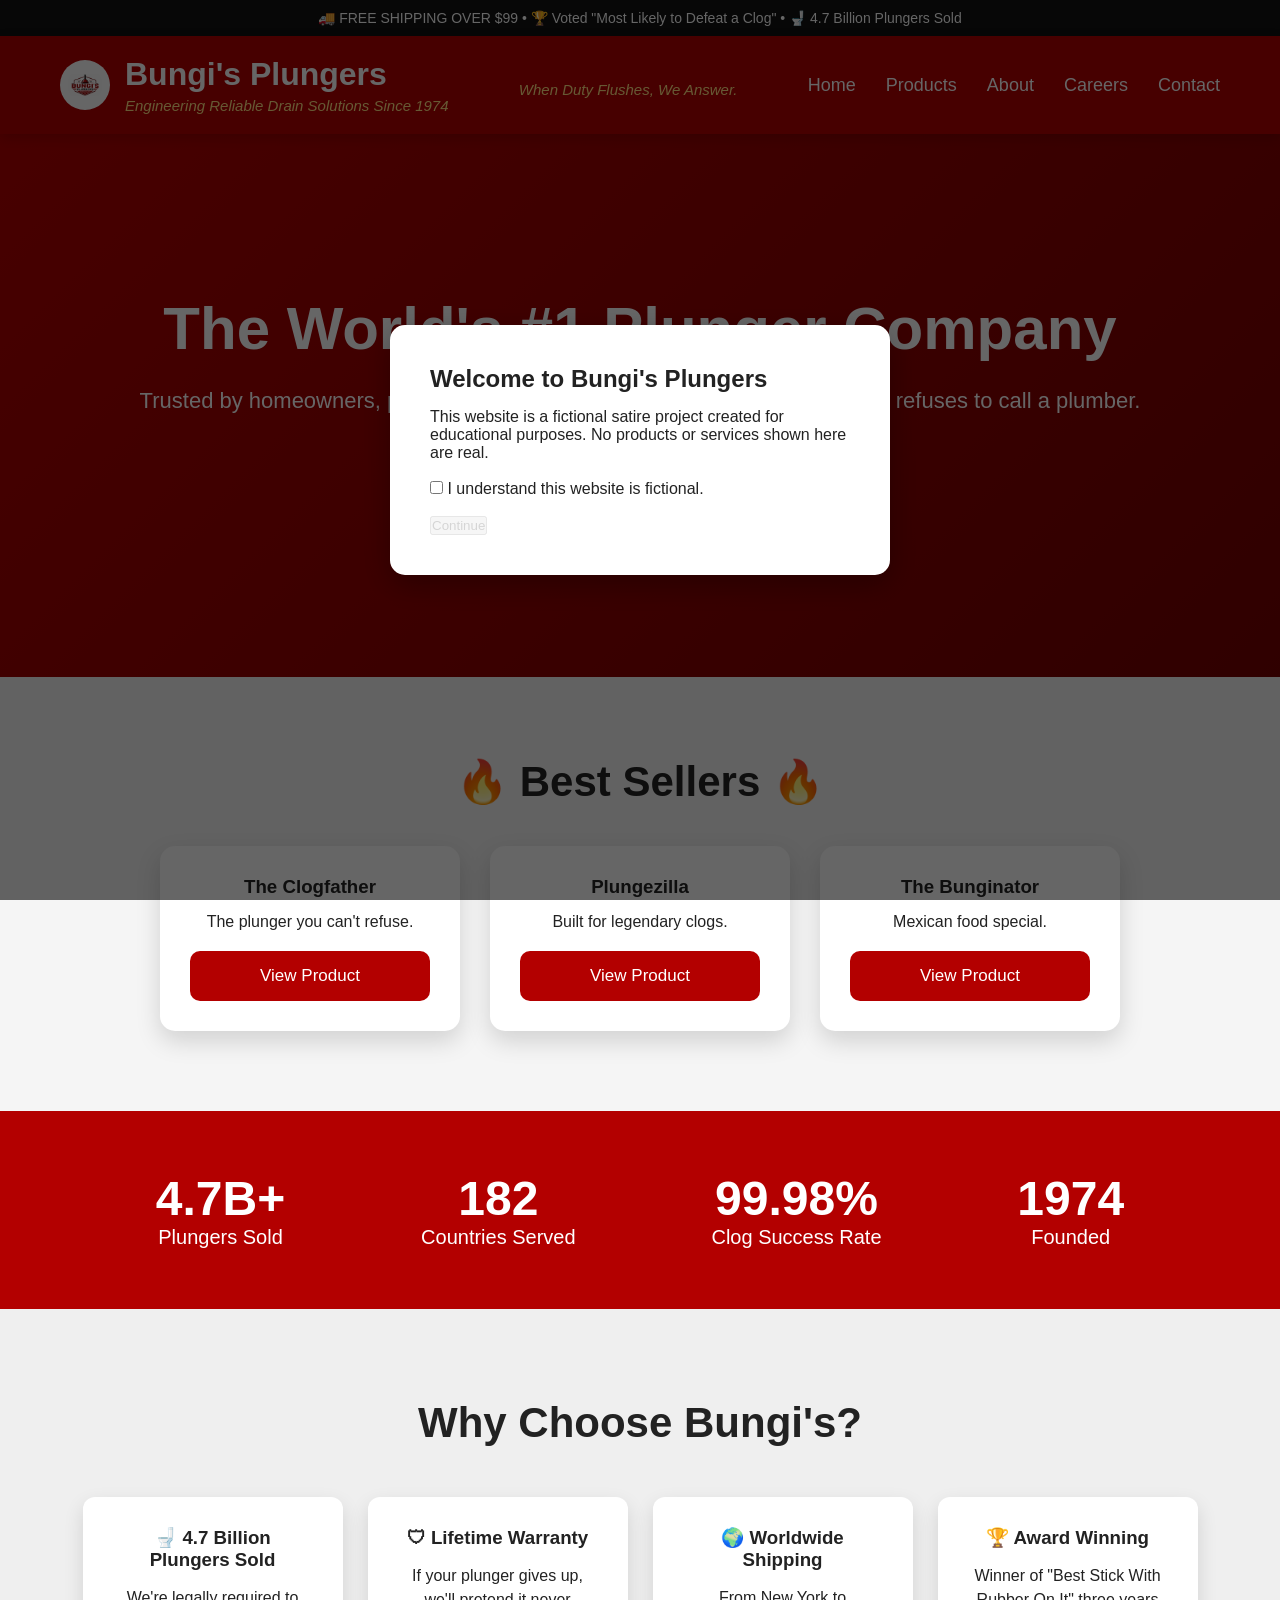
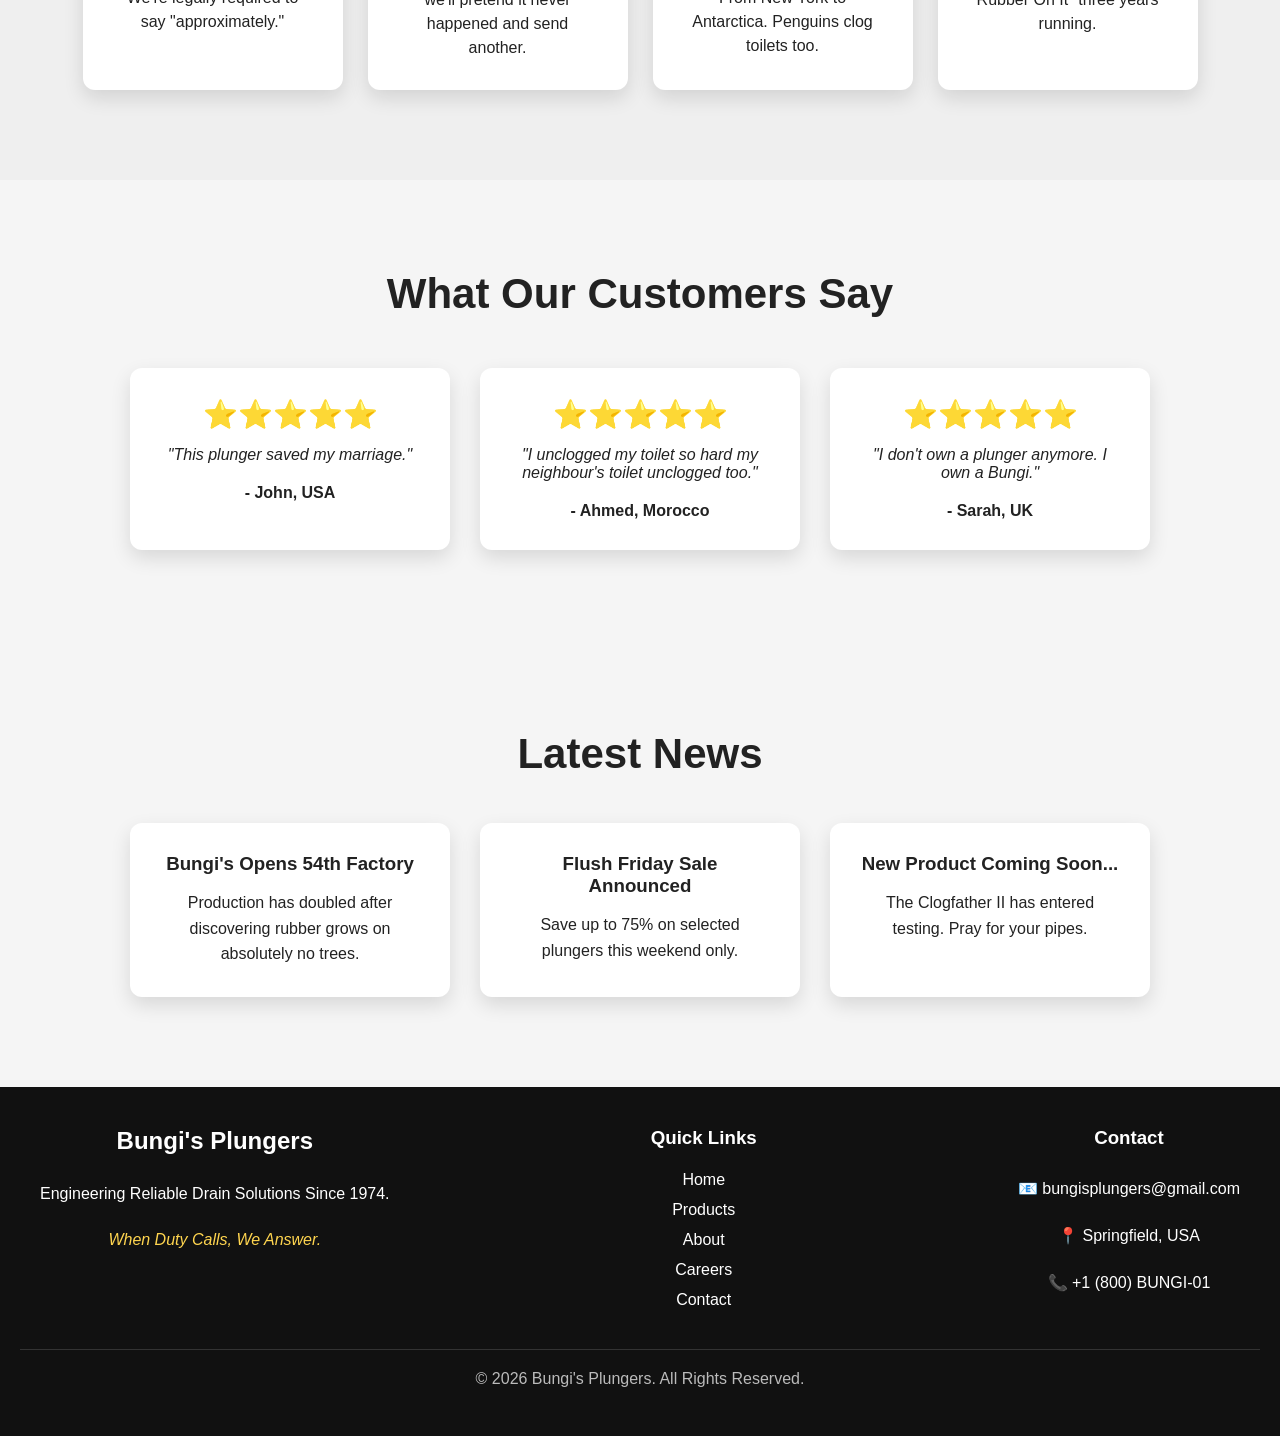
<file: index.html>
<!DOCTYPE html>
<html lang="en">
<head>
    <meta charset="UTF-8">
    <meta name="viewport" content="width=device-width, initial-scale=1.0">
    <title>Bungi's Plungers</title>

    <link rel="stylesheet" href="css/style.css">
</head>

<body>













    <!-- Everything on the page goes here -->
<div class="announcement">
    🚚 FREE SHIPPING OVER $99 • 🏆 Voted "Most Likely to Defeat a Clog" • 🚽 4.7 Billion Plungers Sold
</div>

    <header>
    <nav class="navbar">

<div class="logo">
    <a href="index.html" class="logo-link">
        <img src="images/logo.png" alt="Bungi's Plungers Logo" class="logo-img">

        <div>
            <h1>Bungi's Plungers</h1>
            <p class="motto">Engineering Reliable Drain Solutions Since 1974</p>
        </div>
    </a>
</div>
<p class="motto">When Duty Flushes, We Answer.</p>
        <ul>
            <li><a href="index.html">Home</a></li>
            <li><a href="products.html">Products</a></li>
            <li><a href="about.html">About</a></li>
            <li><a href="careers.html">Careers</a></li>
            <li><a href="contact.html">Contact</a></li>
        </ul>

    </nav>
</header>



<section class="hero">

    <h2>The World's #1 Plunger Company</h2>

    <p>
        Trusted by homeowners, plumbers,
        questionable landlords,
        and one guy who refuses to call a plumber.
    </p>

    <a href="products.html" class="button">
        Browse Plungers
    </a>

</section>



<section class="featured">

    <h2>🔥 Best Sellers 🔥</h2>

    <div class="product-container">

        <div class="product-card">
            <h3>The Clogfather</h3>
            <p>The plunger you can't refuse.</p>
           <button onclick="viewProduct('The Clogfather')">
    View Product
</button>
        </div>

        <div class="product-card">
            <h3>Plungezilla</h3>
            <p>Built for legendary clogs.</p>
            <button onclick="viewProduct('Plungezilla')">
    View Product
</button>
        </div>

        <div class="product-card">
            <h3>The Bunginator</h3>
            <p>Mexican food special.</p>
            <button onclick="viewProduct('The Bunginator')">
    View Product
</button>
        </div>

    </div>

</section>

<section class="stats">

    <div class="stat">
        <h2>4.7B+</h2>
        <p>Plungers Sold</p>
    </div>

    <div class="stat">
        <h2>182</h2>
        <p>Countries Served</p>
    </div>

    <div class="stat">
        <h2>99.98%</h2>
        <p>Clog Success Rate</p>
    </div>

    <div class="stat">
        <h2>1974</h2>
        <p>Founded</p>
    </div>

</section>

<section class="why-us">

    <h2>Why Choose Bungi's?</h2>

    <div class="why-container">

        <div class="why-card">
            <h3>🚽 4.7 Billion Plungers Sold</h3>
            <p>We're legally required to say "approximately."</p>
        </div>

        <div class="why-card">
            <h3>🛡 Lifetime Warranty</h3>
            <p>If your plunger gives up, we'll pretend it never happened and send another.</p>
        </div>

        <div class="why-card">
            <h3>🌍 Worldwide Shipping</h3>
            <p>From New York to Antarctica. Penguins clog toilets too.</p>
        </div>

        <div class="why-card">
            <h3>🏆 Award Winning</h3>
            <p>Winner of "Best Stick With Rubber On It" three years running.</p>
        </div>

    </div>

</section>

<section class="reviews">

    <h2>What Our Customers Say</h2>

    <div class="review-container">

        <div class="review-card">
            <h3>⭐⭐⭐⭐⭐</h3>
            <p>"This plunger saved my marriage."</p>
            <span>- John, USA</span>
        </div>

        <div class="review-card">
            <h3>⭐⭐⭐⭐⭐</h3>
            <p>"I unclogged my toilet so hard my neighbour's toilet unclogged too."</p>
            <span>- Ahmed, Morocco</span>
        </div>

        <div class="review-card">
            <h3>⭐⭐⭐⭐⭐</h3>
            <p>"I don't own a plunger anymore. I own a Bungi."</p>
            <span>- Sarah, UK</span>
        </div>

    </div>

</section>

<section class="news">

    <h2>Latest News</h2>

    <div class="news-container">

        <div class="news-card">
            <h3>Bungi's Opens 54th Factory</h3>
            <p>Production has doubled after discovering rubber grows on absolutely no trees.</p>
        </div>

        <div class="news-card">
            <h3>Flush Friday Sale Announced</h3>
            <p>Save up to 75% on selected plungers this weekend only.</p>
        </div>

        <div class="news-card">
            <h3>New Product Coming Soon...</h3>
            <p>The Clogfather II has entered testing. Pray for your pipes.</p>
        </div>

    </div>

</section>

<footer>

    <div class="footer-container">

        <div class="footer-section">

            <h2>Bungi's Plungers</h2>

            <p>Engineering Reliable Drain Solutions Since 1974.</p>

            <p class="footer-motto">
                When Duty Calls, We Answer.
            </p>

        </div>

        <div class="footer-section">

            <h3>Quick Links</h3>

            <a href="index.html">Home</a>
            <a href="products.html">Products</a>
            <a href="about.html">About</a>
            <a href="careers.html">Careers</a>
            <a href="contact.html">Contact</a>

        </div>

        <div class="footer-section">

            <h3>Contact</h3>

            <p>📧 bungisplungers@gmail.com</p>

            <p>📍 Springfield, USA</p>

            <p>📞 +1 (800) BUNGI-01</p>

        </div>

    </div>

    <hr>

    <p class="copyright">
        © 2026 Bungi's Plungers. All Rights Reserved.
    </p>




</footer>




<div id="disclaimerModal" class="modal">

    <div class="modal-content">

        <h2>Welcome to Bungi's Plungers</h2>

        <p>
            This website is a fictional satire project created for educational
            purposes. No products or services shown here are real.
        </p>

        <br>

        <label>
            <input type="checkbox" id="agreeBox">
            I understand this website is fictional.
        </label>

        <br><br>

        <button id="continueBtn" disabled>
            Continue
        </button>

    </div>

</div>


<div id="productModal" class="modal">

    <div class="modal-content">

        <span class="close" onclick="closeModal()">&times;</span>

        <h2 id="modalTitle"></h2>

        <p id="modalDescription"></p>

        <p id="modalPrice"></p>

        <p id="modalStock"></p>

        <p id="modalRarity"></p>

    </div>

</div>

<div id="toast" class="toast"></div>


<script src="js/script.js"></script>



</body>
</html>
</file>
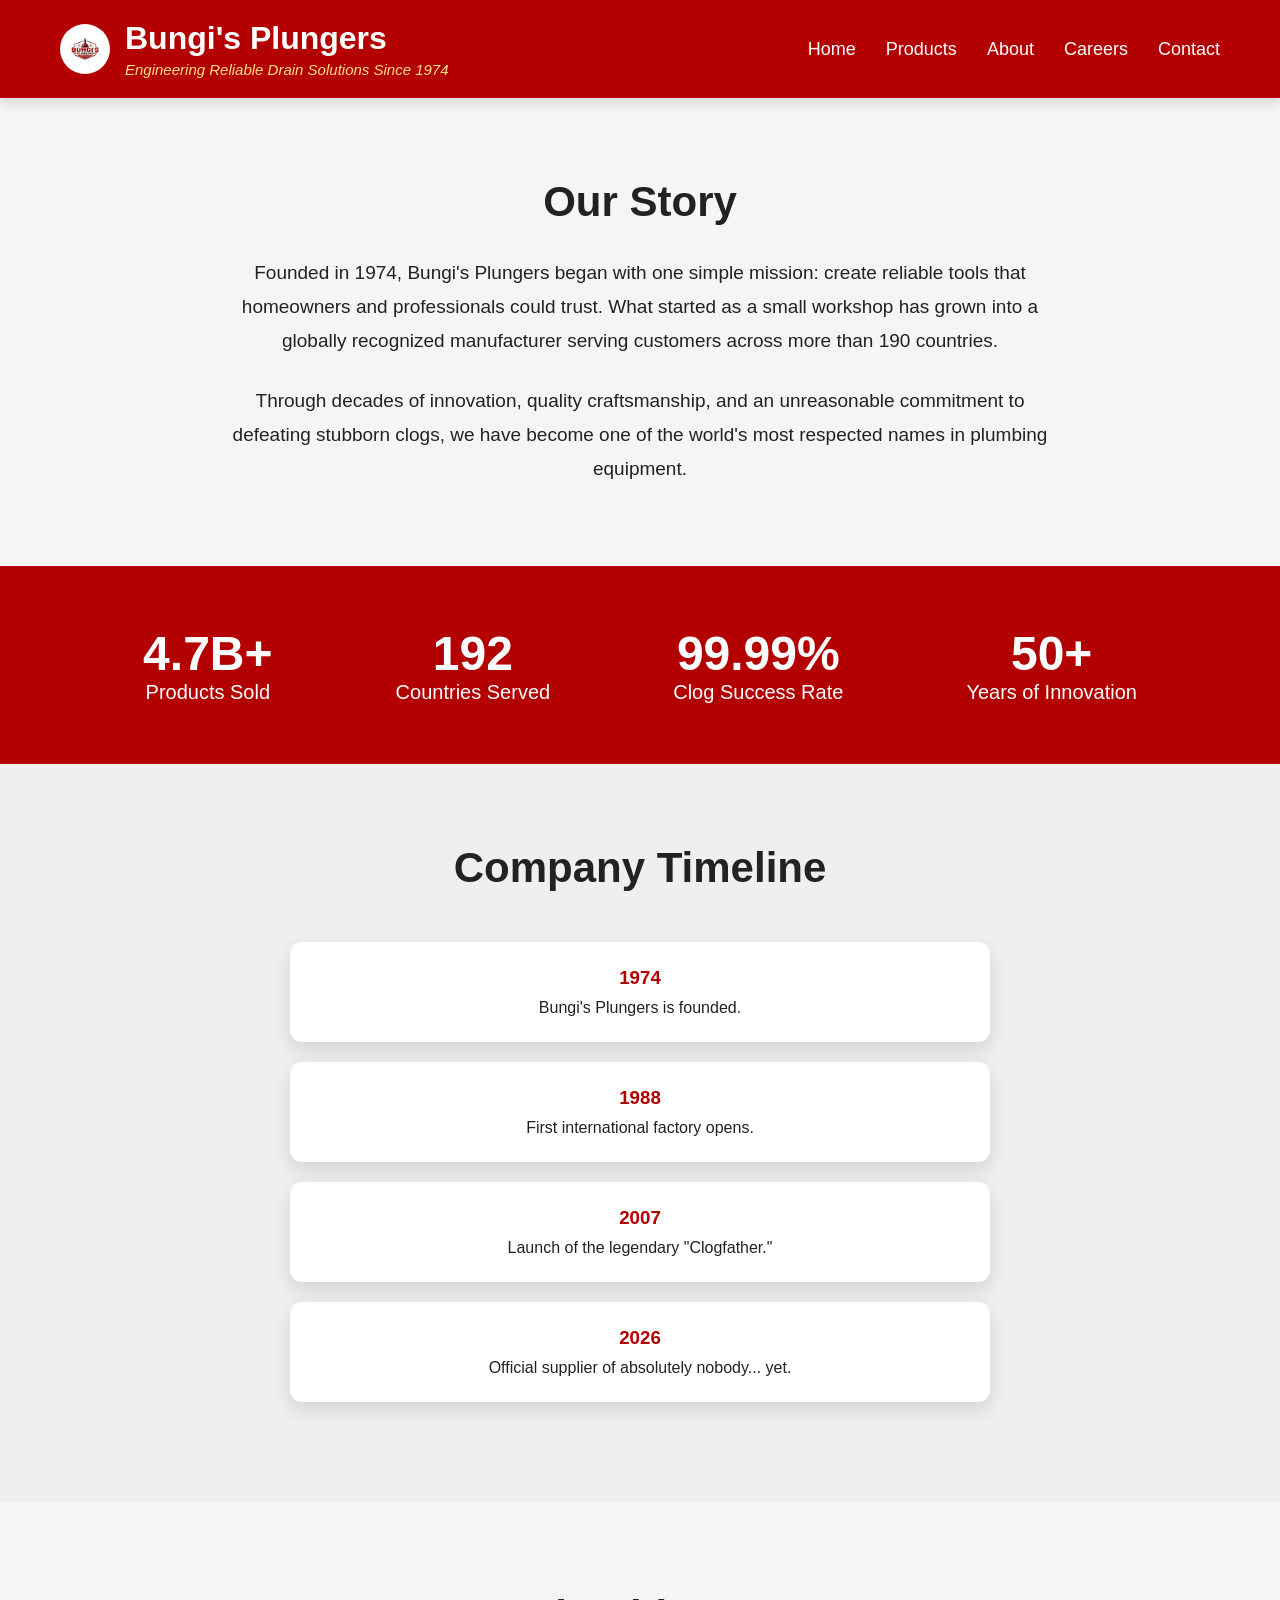
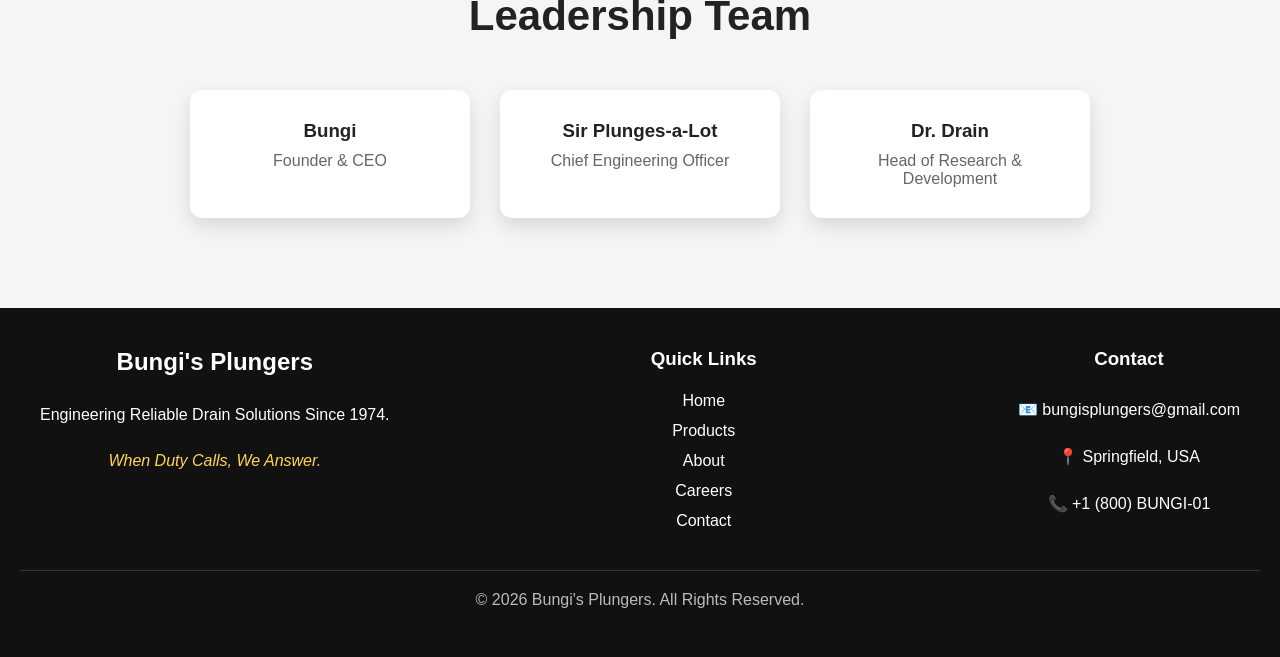
<file: about.html>
<!DOCTYPE html>
<html lang="en">
<head>
    <meta charset="UTF-8">
    <meta name="viewport" content="width=device-width, initial-scale=1.0">
    <title>About Us | Bungi's Plungers</title>
    <link rel="stylesheet" href="css/style.css">
</head>
<body>
 <nav class="navbar">
<div class="logo">
    <a href="index.html" class="logo-link">
        <img src="images/logo.png" alt="Bungi's Plungers Logo" class="logo-img">

        <div>
            <h1>Bungi's Plungers</h1>
            <p class="motto">Engineering Reliable Drain Solutions Since 1974</p>
        </div>
    </a>
</div>

    <ul>
        <li><a href="index.html">Home</a></li>
        <li><a href="products.html">Products</a></li>
        <li><a href="about.html">About</a></li>
        <li><a href="careers.html">Careers</a></li>
        <li><a href="contact.html">Contact</a></li>
    </ul>
 </nav>



<section class="about-story">

    <h2>Our Story</h2>

    <p>
        Founded in 1974, Bungi's Plungers began with one simple mission:
        create reliable tools that homeowners and professionals could trust.
        What started as a small workshop has grown into a globally recognized
        manufacturer serving customers across more than 190 countries.
    </p>

    <p>
        Through decades of innovation, quality craftsmanship, and an
        unreasonable commitment to defeating stubborn clogs, we have become
        one of the world's most respected names in plumbing equipment.
    </p>

</section>

<section class="stats">

    <div class="stat">
        <h2>4.7B+</h2>
        <p>Products Sold</p>
    </div>

    <div class="stat">
        <h2>192</h2>
        <p>Countries Served</p>
    </div>

    <div class="stat">
        <h2>99.99%</h2>
        <p>Clog Success Rate</p>
    </div>

    <div class="stat">
        <h2>50+</h2>
        <p>Years of Innovation</p>
    </div>

</section>

<section class="timeline">

    <h2>Company Timeline</h2>

    <div class="timeline-item">
        <h3>1974</h3>
        <p>Bungi's Plungers is founded.</p>
    </div>

    <div class="timeline-item">
        <h3>1988</h3>
        <p>First international factory opens.</p>
    </div>

    <div class="timeline-item">
        <h3>2007</h3>
        <p>Launch of the legendary "Clogfather."</p>
    </div>

    <div class="timeline-item">
        <h3>2026</h3>
        <p>Official supplier of absolutely nobody... yet.</p>
    </div>

</section>

<section class="leadership">

    <h2>Leadership Team</h2>

    <div class="leader-container">

        <div class="leader-card">
            <h3>Bungi</h3>
            <p>Founder & CEO</p>
        </div>

        <div class="leader-card">
            <h3>Sir Plunges-a-Lot</h3>
            <p>Chief Engineering Officer</p>
        </div>

        <div class="leader-card">
            <h3>Dr. Drain</h3>
            <p>Head of Research & Development</p>
        </div>

    </div>

</section>

<footer>

    <div class="footer-container">

        <div class="footer-section">

            <h2>Bungi's Plungers</h2>

            <p>Engineering Reliable Drain Solutions Since 1974.</p>

            <p class="footer-motto">
                When Duty Calls, We Answer.
            </p>

        </div>

        <div class="footer-section">

            <h3>Quick Links</h3>

            <a href="index.html">Home</a>
            <a href="products.html">Products</a>
            <a href="about.html">About</a>
            <a href="careers.html">Careers</a>
            <a href="contact.html">Contact</a>

        </div>

        <div class="footer-section">

            <h3>Contact</h3>

            <p>📧 bungisplungers@gmail.com</p>

            <p>📍 Springfield, USA</p>

            <p>📞 +1 (800) BUNGI-01</p>

        </div>

    </div>

    <hr>

    <p class="copyright">
        © 2026 Bungi's Plungers. All Rights Reserved.
    </p>

</footer>

<div id="toast" class="toast"></div>

<script src="js/script.js"></script>


</body>
</html>
</file>
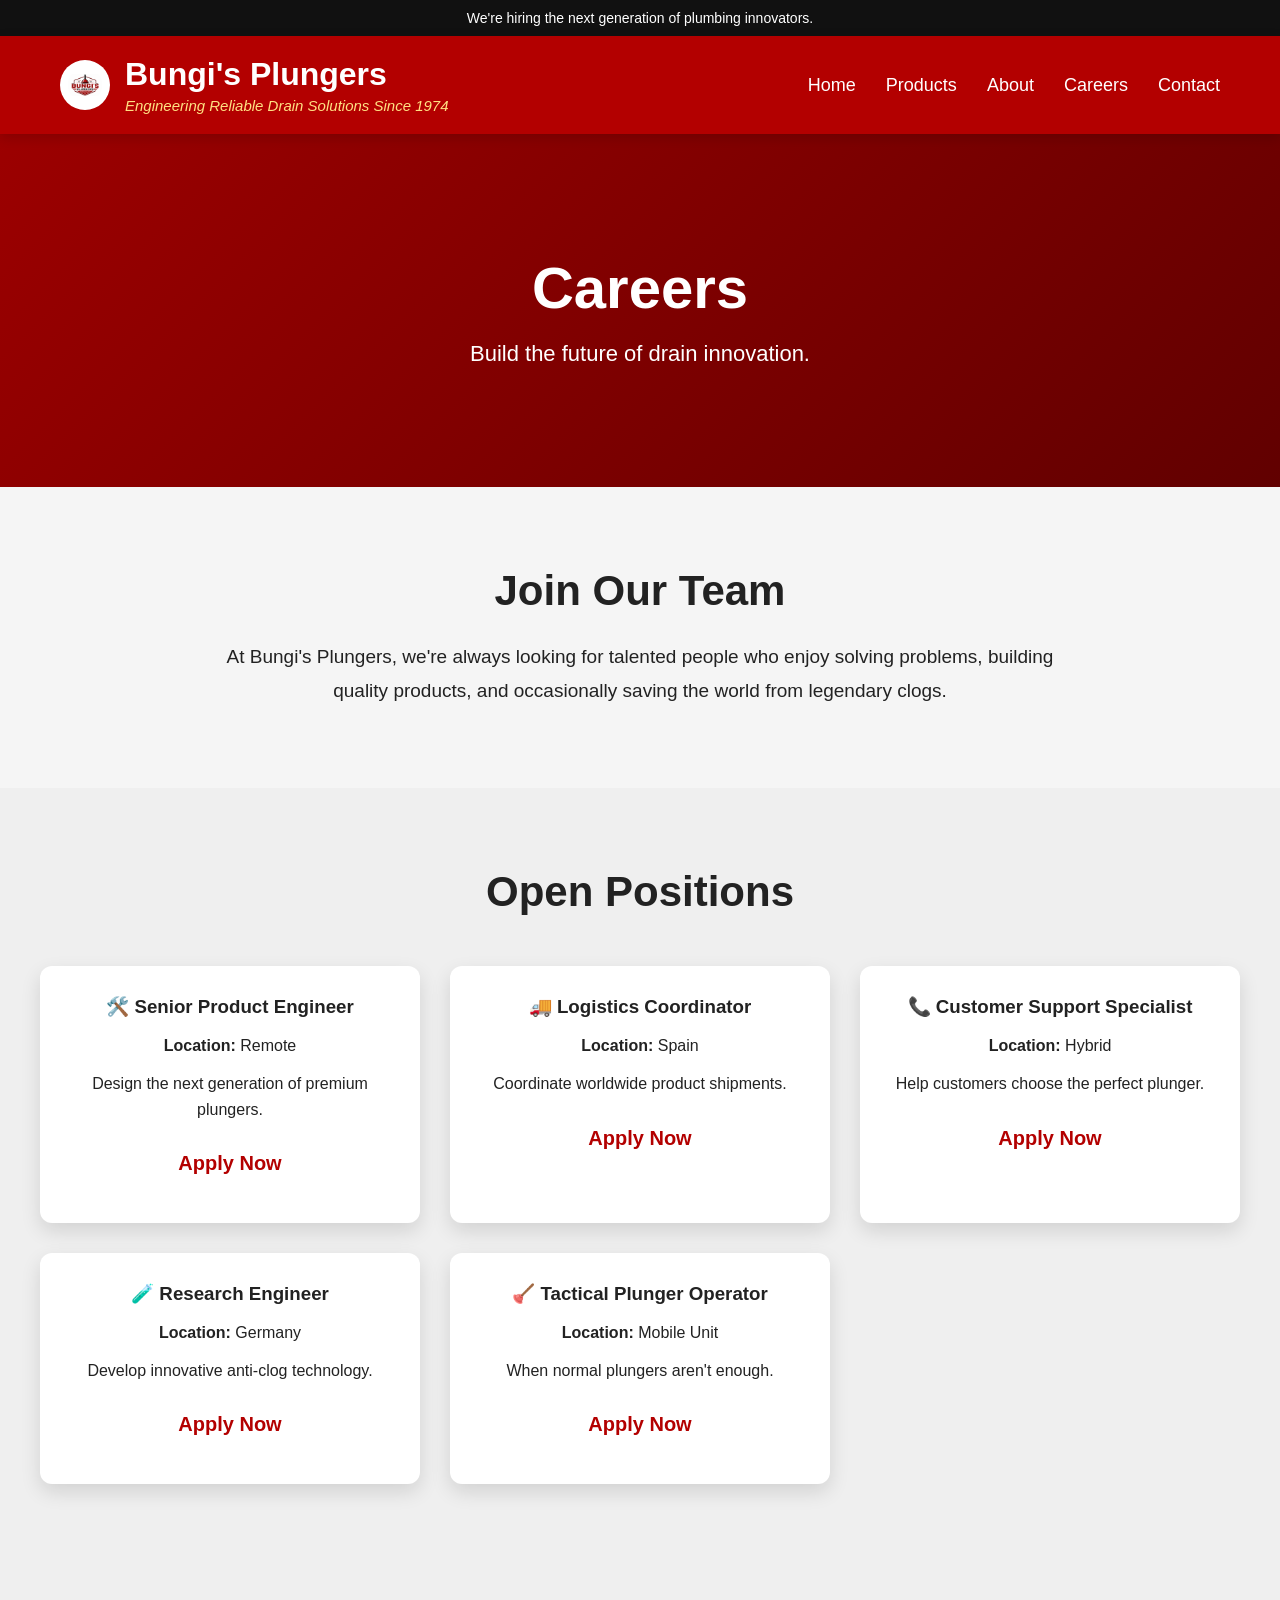
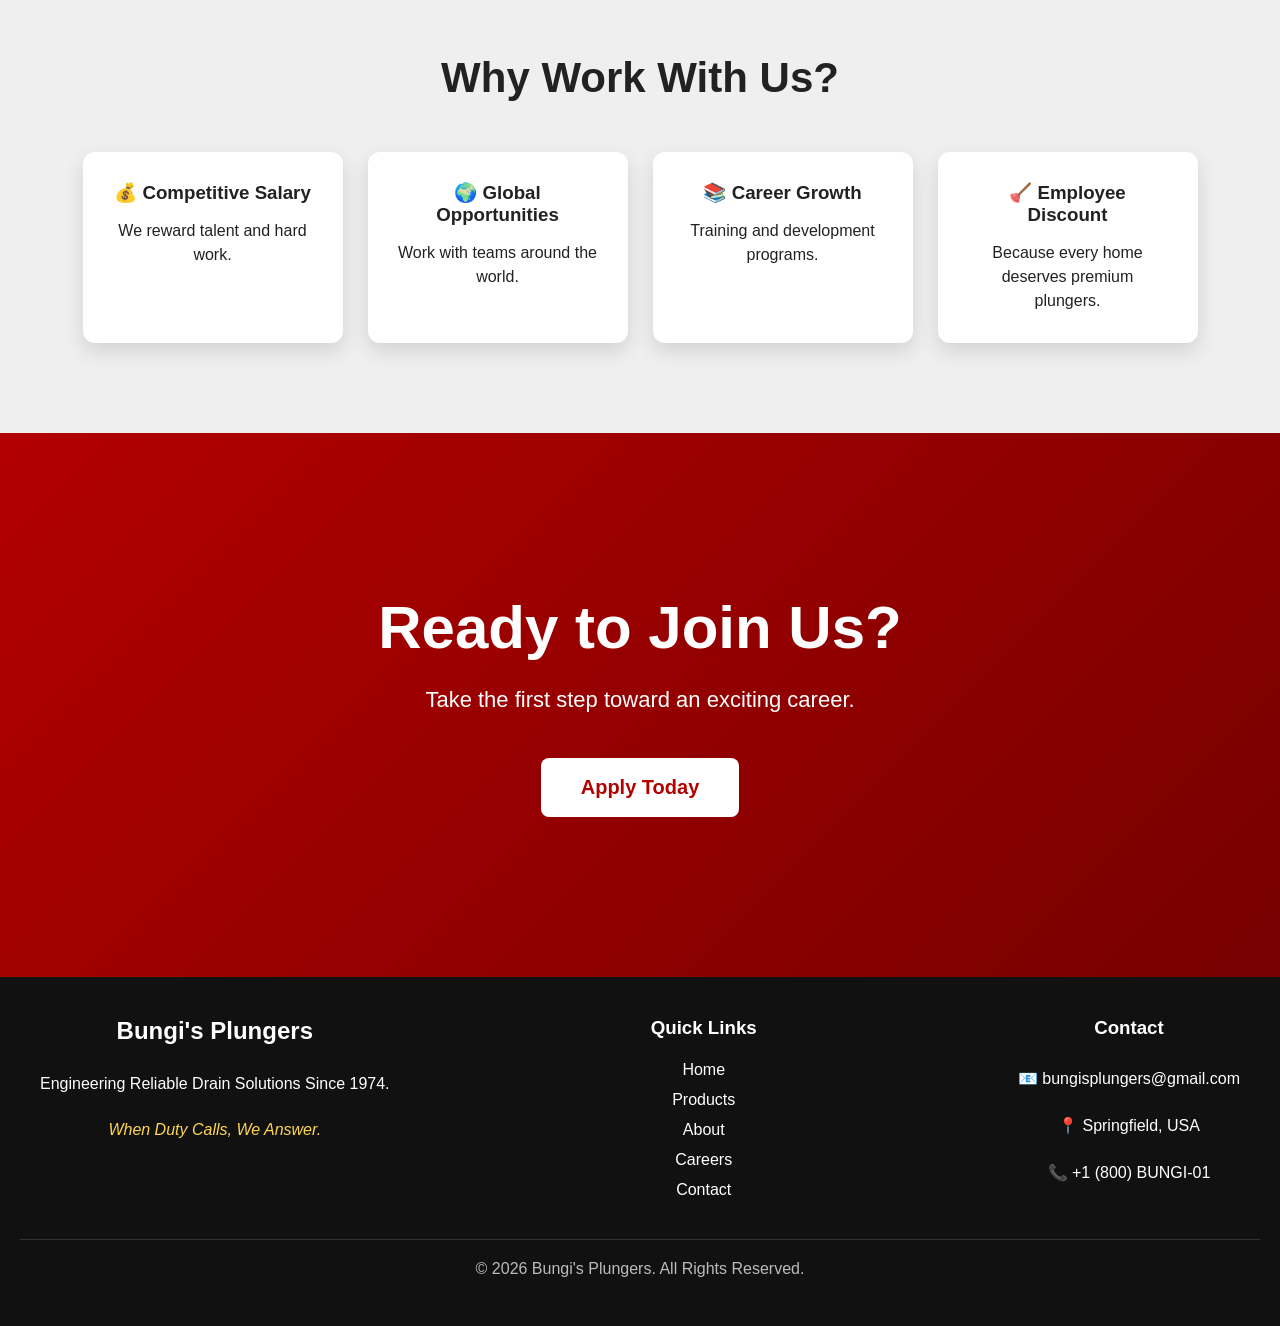
<file: careers.html>
<!DOCTYPE html>
<html lang="en">
<head>
    <meta charset="UTF-8">
    <meta name="viewport" content="width=device-width, initial-scale=1.0">
    <title>Careers | Bungi's Plungers</title>
    <link rel="stylesheet" href="css/style.css">
</head>
<body>

<div class="announcement">
    We're hiring the next generation of plumbing innovators.
</div>

<nav class="navbar">

<div class="logo">
    <a href="index.html" class="logo-link">
        <img src="images/logo.png" alt="Bungi's Plungers Logo" class="logo-img">

        <div>
            <h1>Bungi's Plungers</h1>
            <p class="motto">Engineering Reliable Drain Solutions Since 1974</p>
        </div>
    </a>
</div>

    <ul>
        <li><a href="index.html">Home</a></li>
        <li><a href="products.html">Products</a></li>
        <li><a href="about.html">About</a></li>
        <li><a href="careers.html">Careers</a></li>
        <li><a href="contact.html">Contact</a></li>
    </ul>

</nav>

<section class="products-hero">

    <h1>Careers</h1>

    <p>Build the future of drain innovation.</p>

</section>

<section class="careers-intro">

    <h2>Join Our Team</h2>

    <p>
        At Bungi's Plungers, we're always looking for talented people who
        enjoy solving problems, building quality products, and occasionally
        saving the world from legendary clogs.
    </p>

</section>

<section class="jobs">

    <h2>Open Positions</h2>

    <div class="jobs-container">

        <div class="job-card">
            <h3>🛠️ Senior Product Engineer</h3>
            <p><strong>Location:</strong> Remote</p>
            <p>Design the next generation of premium plungers.</p>
            <a href="contact.html" class="button">
    Apply Now
</a>
        </div>

        <div class="job-card">
            <h3>🚚 Logistics Coordinator</h3>
            <p><strong>Location:</strong> Spain</p>
            <p>Coordinate worldwide product shipments.</p>
            <a href="contact.html" class="button">
    Apply Now
</a>
        </div>

        <div class="job-card">
            <h3>📞 Customer Support Specialist</h3>
            <p><strong>Location:</strong> Hybrid</p>
            <p>Help customers choose the perfect plunger.</p>
            <a href="contact.html" class="button">
    Apply Now
</a>
        </div>

        <div class="job-card">
            <h3>🧪 Research Engineer</h3>
            <p><strong>Location:</strong> Germany</p>
            <p>Develop innovative anti-clog technology.</p>
            <a href="contact.html" class="button">
    Apply Now
</a>
        </div>


        <div class="job-card">
            <h3>🪠 Tactical Plunger Operator</h3>
            <p><strong>Location:</strong> Mobile Unit</p>
            <p>When normal plungers aren't enough.</p>
            <a href="contact.html" class="button">
    Apply Now
</a>
        </div>

    </div>

</section>

<section class="why-us">

    <h2>Why Work With Us?</h2>

    <div class="why-container">

        <div class="why-card">
            <h3>💰 Competitive Salary</h3>
            <p>We reward talent and hard work.</p>
        </div>

        <div class="why-card">
            <h3>🌍 Global Opportunities</h3>
            <p>Work with teams around the world.</p>
        </div>

        <div class="why-card">
            <h3>📚 Career Growth</h3>
            <p>Training and development programs.</p>
        </div>

        <div class="why-card">
            <h3>🪠 Employee Discount</h3>
            <p>Because every home deserves premium plungers.</p>
        </div>

    </div>

</section>

<section class="hero">

    <h2>Ready to Join Us?</h2>

    <p>Take the first step toward an exciting career.</p>

    <a href="contact.html" class="button">Apply Today</a>

</section>

<footer>

    <div class="footer-container">

        <div class="footer-section">

            <h2>Bungi's Plungers</h2>

            <p>Engineering Reliable Drain Solutions Since 1974.</p>

            <p class="footer-motto">
                When Duty Calls, We Answer.
            </p>

        </div>

        <div class="footer-section">

            <h3>Quick Links</h3>

            <a href="index.html">Home</a>
            <a href="products.html">Products</a>
            <a href="about.html">About</a>
            <a href="careers.html">Careers</a>
            <a href="contact.html">Contact</a>

        </div>

        <div class="footer-section">

            <h3>Contact</h3>

            <p>📧 bungisplungers@gmail.com</p>

            <p>📍 Springfield, USA</p>

            <p>📞 +1 (800) BUNGI-01</p>

        </div>

    </div>

    <hr>

    <p class="copyright">
        © 2026 Bungi's Plungers. All Rights Reserved.
    </p>

</footer>


<div id="toast" class="toast"></div>

<script src="js/script.js"></script>

</body>
</html>
</file>
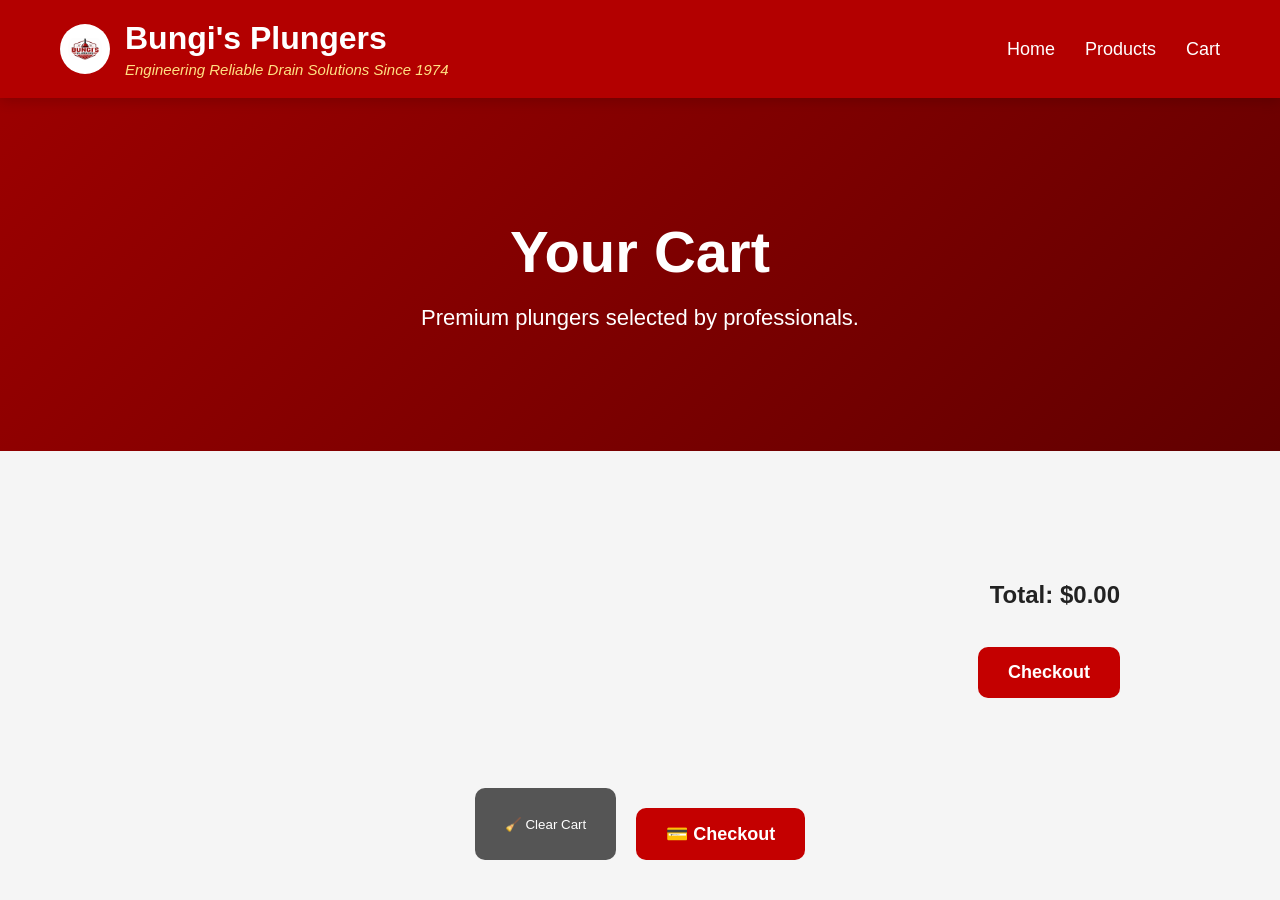
<file: cart.html>
<!DOCTYPE html>
<html lang="en">
<head>
<meta charset="UTF-8">
<meta name="viewport" content="width=device-width, initial-scale=1.0">
<title>Cart | Bungi's Plungers</title>

<link rel="stylesheet" href="css/style.css">

</head>
<body>

<nav class="navbar">

<div class="logo">
    <a href="index.html" class="logo-link">
        <img src="images/logo.png" alt="Bungi's Plungers Logo" class="logo-img">

        <div>
            <h1>Bungi's Plungers</h1>
            <p class="motto">Engineering Reliable Drain Solutions Since 1974</p>
        </div>
    </a>
</div>

<ul>
<li><a href="index.html">Home</a></li>
<li><a href="products.html">Products</a></li>
<li><a href="cart.html">Cart</a></li>
</ul>

</nav>

<section class="products-hero">

    <h1>Your Cart</h1>

    <p>Premium plungers selected by professionals.</p>

</section>

<section class="cart-section">

    <div id="cart-items"></div>

    <div class="cart-total">

        <h2>Total: $<span id="total-price">0.00</span></h2>

        <br>

        <a href="checkout.html" class="checkout-btn">
            Checkout
        </a>

    </div>

</section>









<div class="cart-buttons">
    <button onclick="clearCart()" class="clear-btn">
        🧹 Clear Cart
    </button>

    <a href="checkout.html" class="checkout-btn">
        💳 Checkout
    </a>
</div>

<div id="toast" class="toast"></div>

<script src="js/script.js"></script>

</body>
</html>
</file>
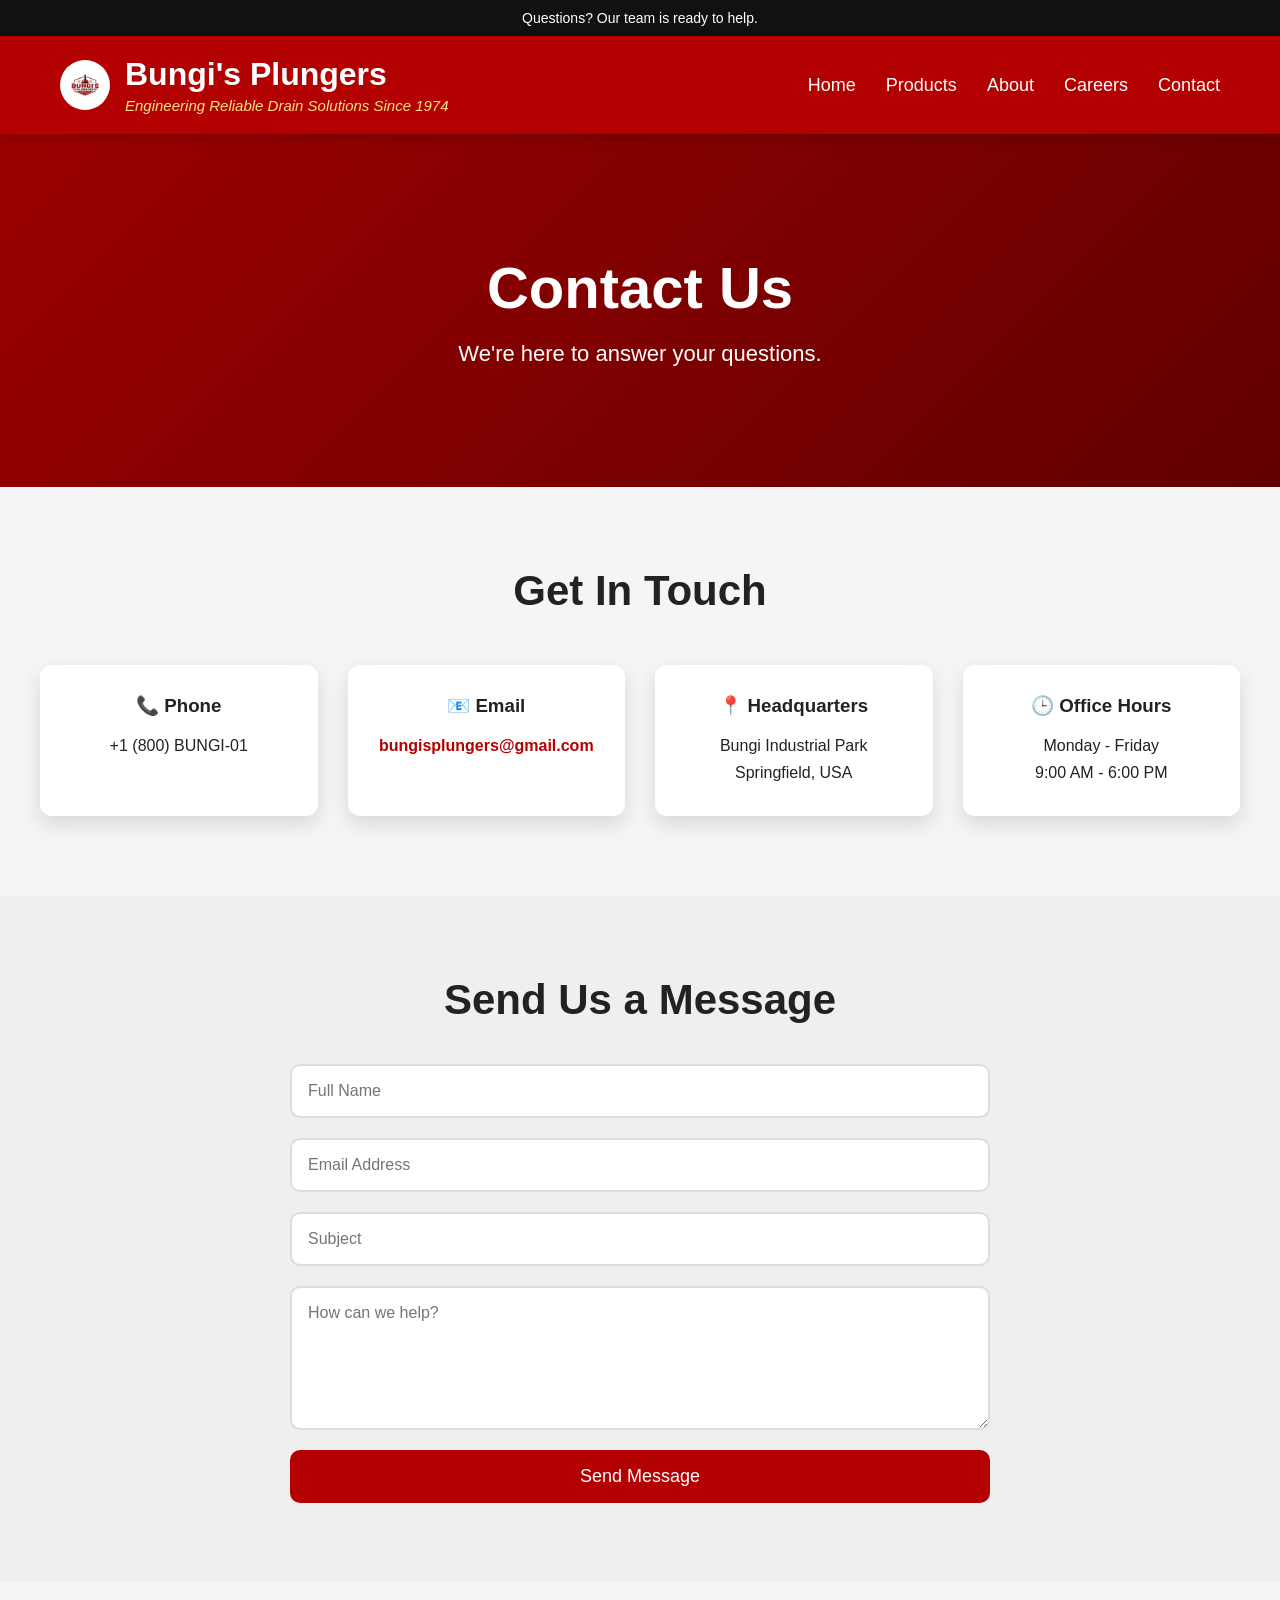
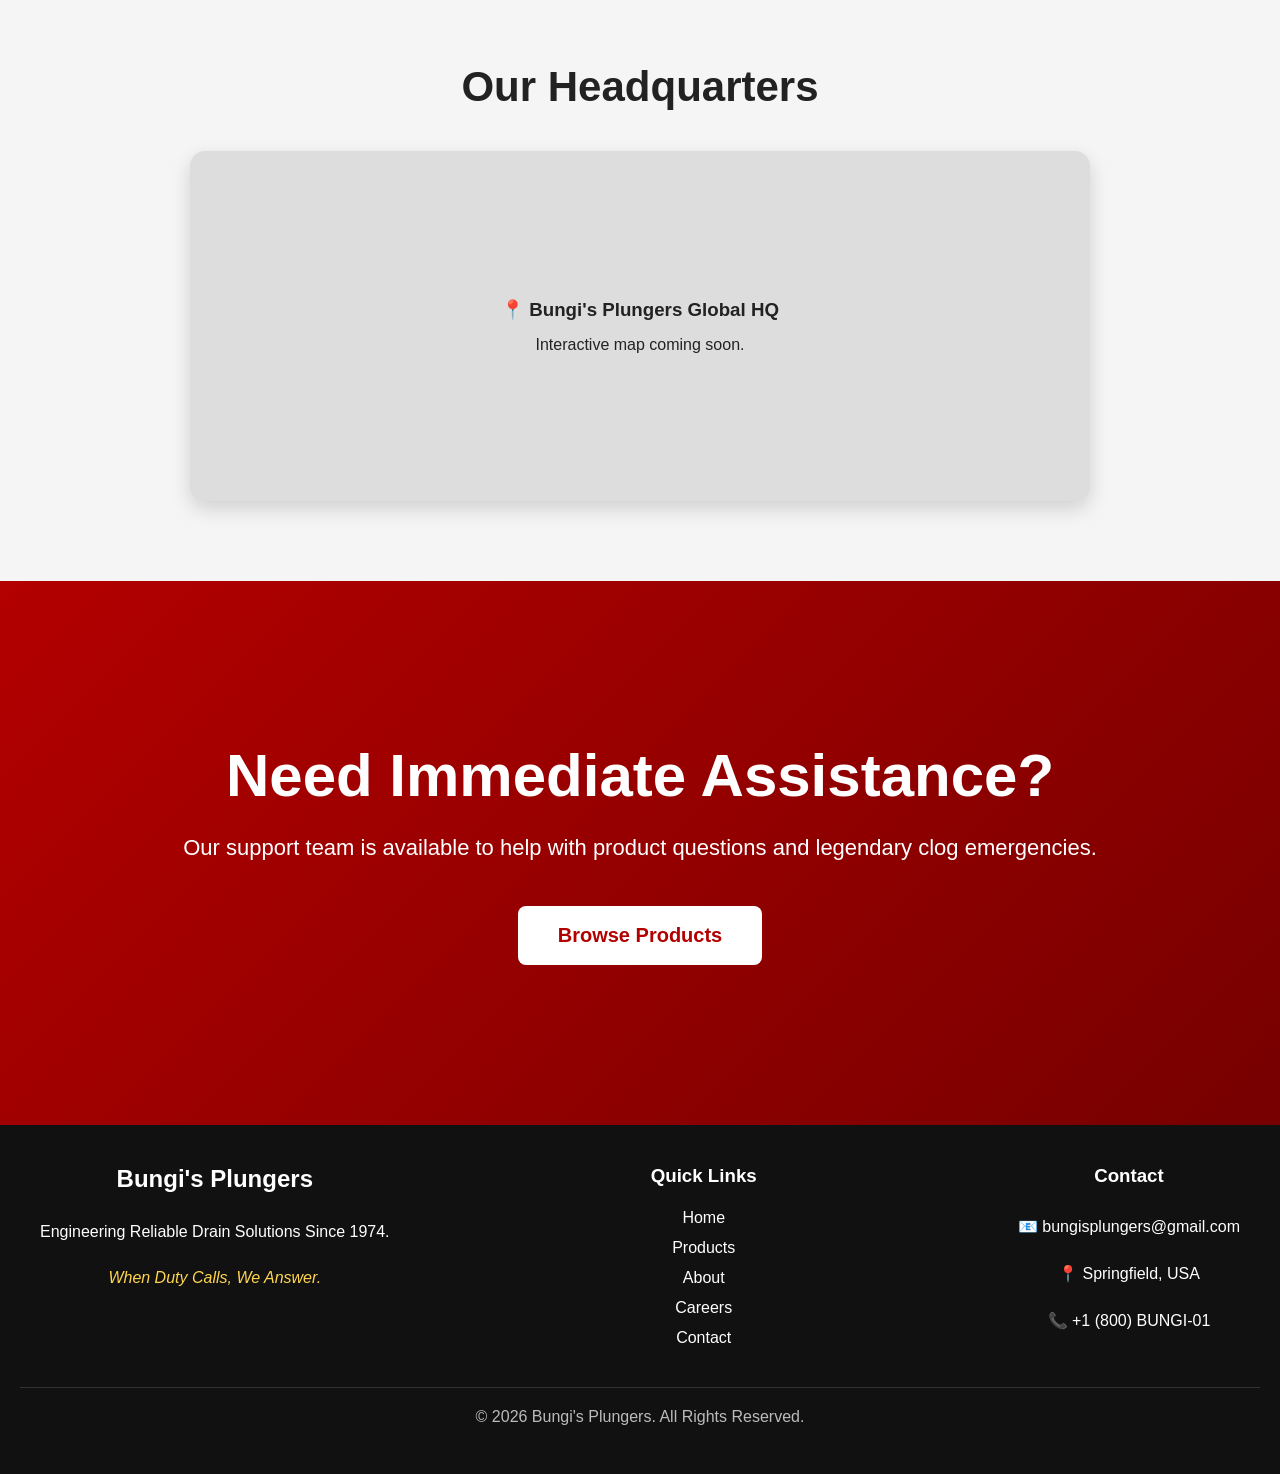
<file: contact.html>
<!DOCTYPE html>
<html lang="en">
<head>
    <meta charset="UTF-8">
    <meta name="viewport" content="width=device-width, initial-scale=1.0">
    <title>Contact | Bungi's Plungers</title>
    <link rel="stylesheet" href="css/style.css">
</head>
<body>

<div class="announcement">
    Questions? Our team is ready to help.
</div>

<nav class="navbar">

<div class="logo">
    <a href="index.html" class="logo-link">
        <img src="images/logo.png" alt="Bungi's Plungers Logo" class="logo-img">

        <div>
            <h1>Bungi's Plungers</h1>
            <p class="motto">Engineering Reliable Drain Solutions Since 1974</p>
        </div>
    </a>
</div>

    <ul>
        <li><a href="index.html">Home</a></li>
        <li><a href="products.html">Products</a></li>
        <li><a href="about.html">About</a></li>
        <li><a href="careers.html">Careers</a></li>
        <li><a href="contact.html">Contact</a></li>
    </ul>

</nav>

<section class="products-hero">

    <h1>Contact Us</h1>

    <p>We're here to answer your questions.</p>

</section>

<section class="contact-info">

    <h2>Get In Touch</h2>

    <div class="contact-grid">

        <div class="contact-card">
            <h3>📞 Phone</h3>
            <p>+1 (800) BUNGI-01</p>
        </div>

        <div class="contact-card">
            <h3>📧 Email</h3>
            <p>
    <a href="mailto:bungisplungers@gmail.com">
        bungisplungers@gmail.com
    </a>
</p>
        </div>

        <div class="contact-card">
            <h3>📍 Headquarters</h3>
            <p>Bungi Industrial Park<br>Springfield, USA</p>
        </div>

        <div class="contact-card">
            <h3>🕒 Office Hours</h3>
            <p>Monday - Friday<br>9:00 AM - 6:00 PM</p>
        </div>

    </div>

</section>

<section class="contact-form-section">

    <h2>Send Us a Message</h2>
<form
    action="https://formspree.io/f/xrenbklg"
    method="POST"
    class="contact-form">

    <input
        type="text"
        name="name"
        placeholder="Full Name"
        required>

    <input
        type="email"
        name="email"
        placeholder="Email Address"
        required>

    <input
        type="text"
        name="subject"
        placeholder="Subject"
        required>

    <textarea
        name="message"
        placeholder="How can we help?"
        rows="6"
        required></textarea>

    <button type="submit">
        Send Message
    </button>

</form>

</section>

<section class="map-placeholder">

    <h2>Our Headquarters</h2>

    <div class="fake-map">

        <h3>📍 Bungi's Plungers Global HQ</h3>

        <p>Interactive map coming soon.</p>

    </div>

</section>

<section class="hero">

    <h2>Need Immediate Assistance?</h2>

    <p>Our support team is available to help with product questions and legendary clog emergencies.</p>

    <a href="products.html" class="button">Browse Products</a>

</section>

<footer>

    <div class="footer-container">

        <div class="footer-section">

            <h2>Bungi's Plungers</h2>

            <p>Engineering Reliable Drain Solutions Since 1974.</p>

            <p class="footer-motto">
                When Duty Calls, We Answer.
            </p>

        </div>

        <div class="footer-section">

            <h3>Quick Links</h3>

            <a href="index.html">Home</a>
            <a href="products.html">Products</a>
            <a href="about.html">About</a>
            <a href="careers.html">Careers</a>
            <a href="contact.html">Contact</a>

        </div>

        <div class="footer-section">

            <h3>Contact</h3>

            <p>📧 bungisplungers@gmail.com</p>

            <p>📍 Springfield, USA</p>

            <p>📞 +1 (800) BUNGI-01</p>

        </div>

    </div>

    <hr>

    <p class="copyright">
        © 2026 Bungi's Plungers. All Rights Reserved.
    </p>

</footer>

<div id="toast" class="toast"></div>

<script src="js/script.js"></script>
</body>
</html>
</file>
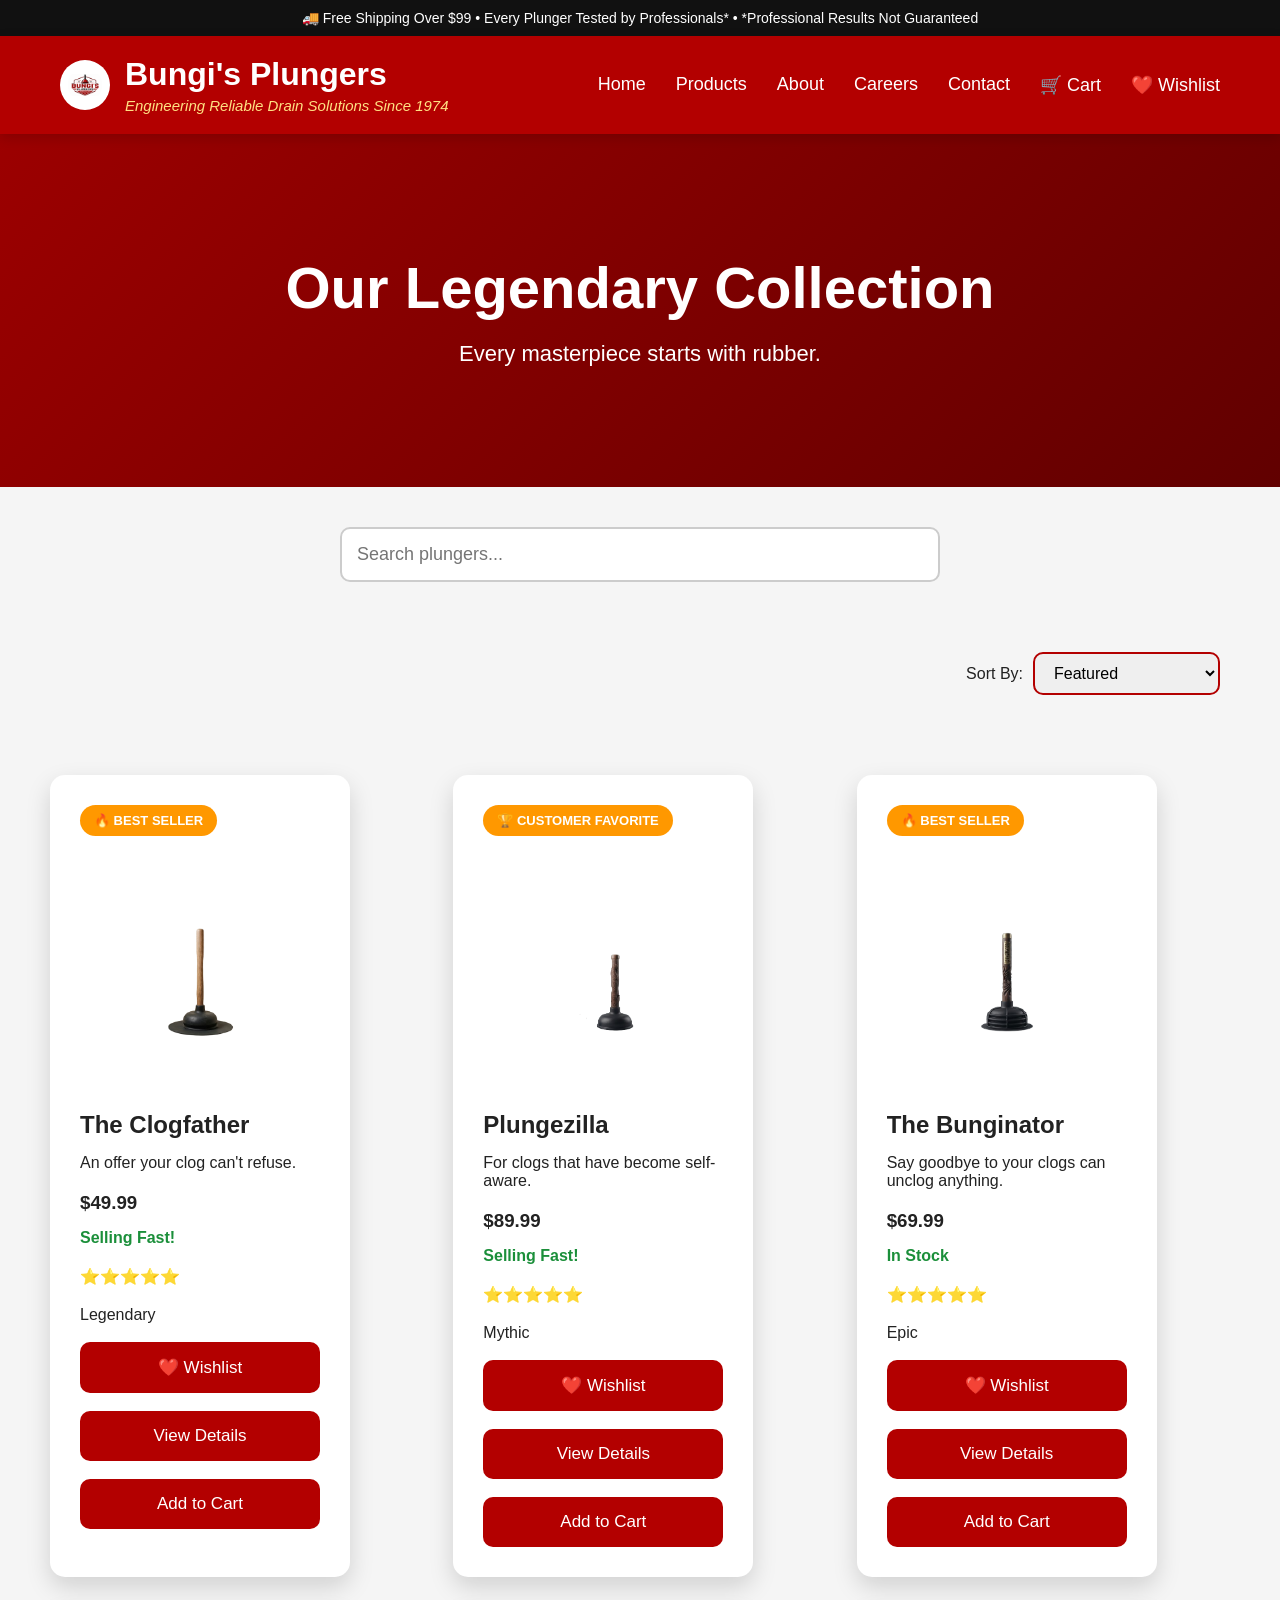
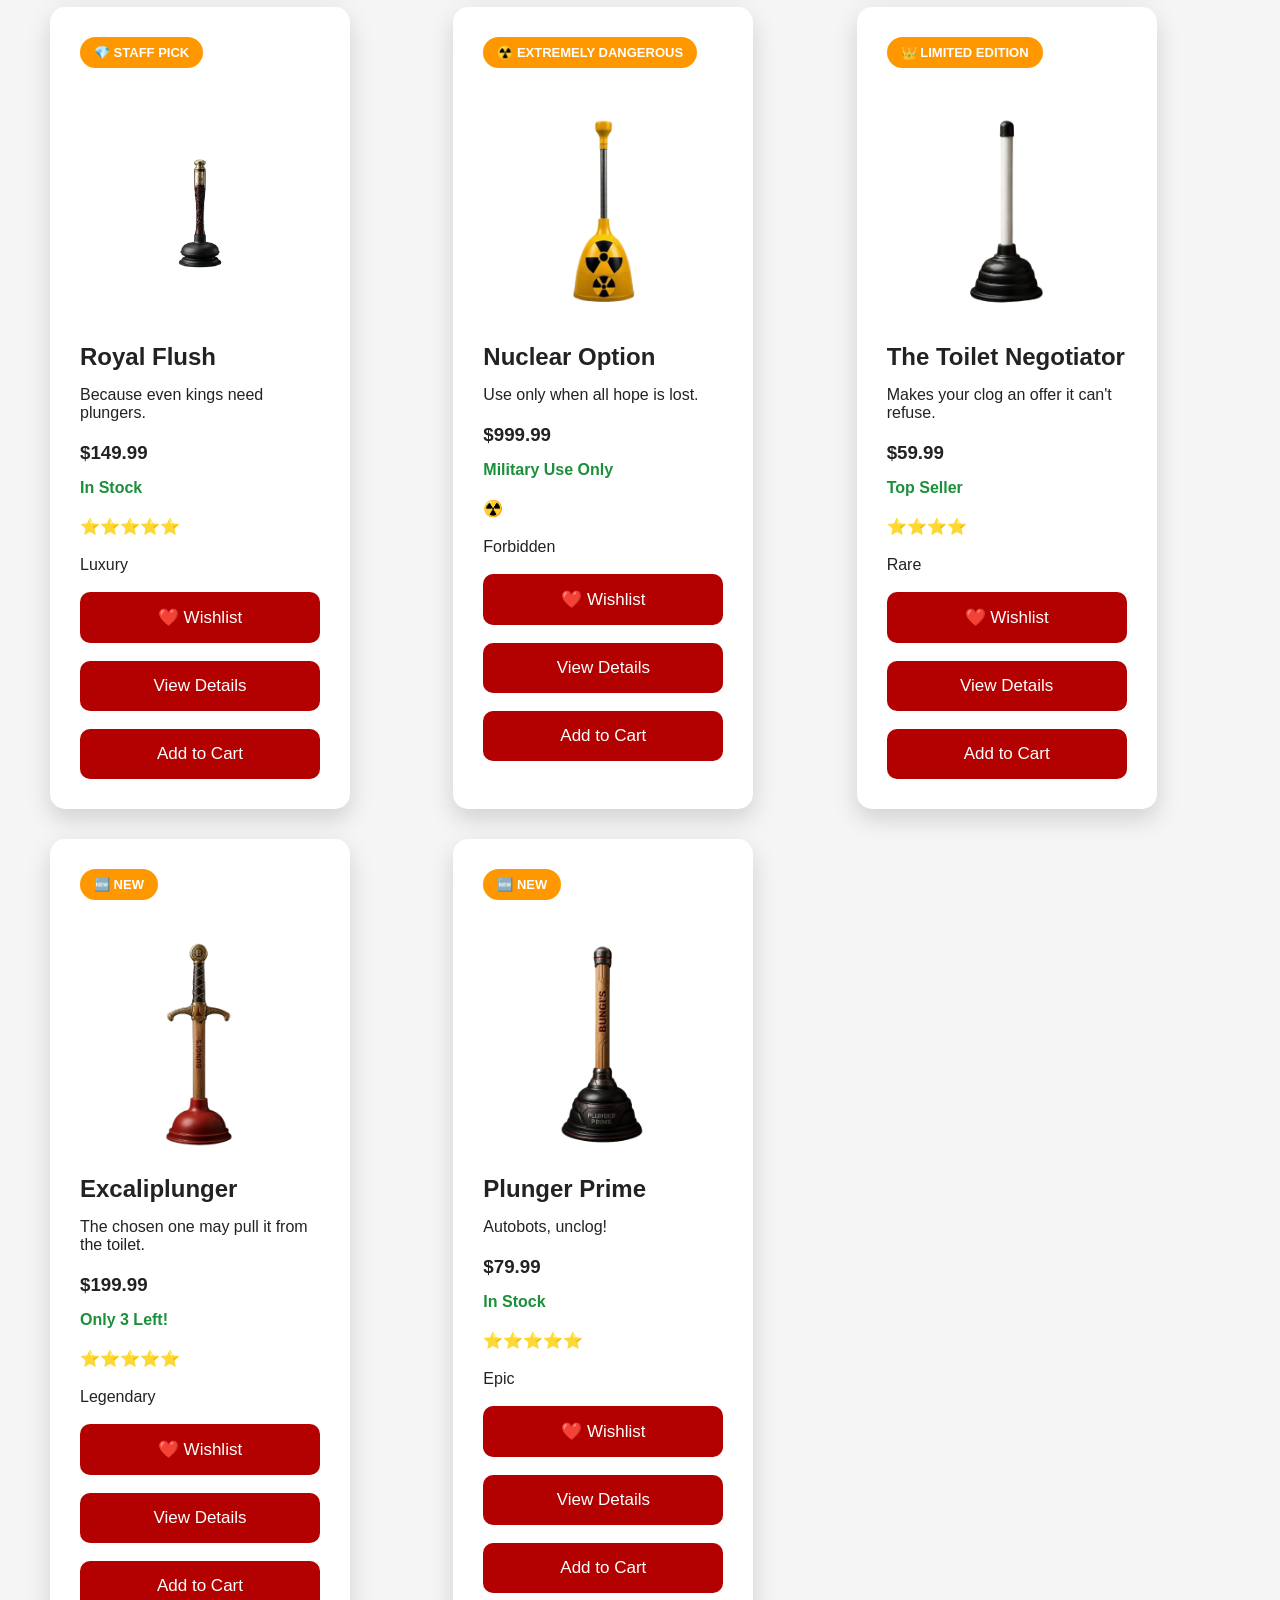
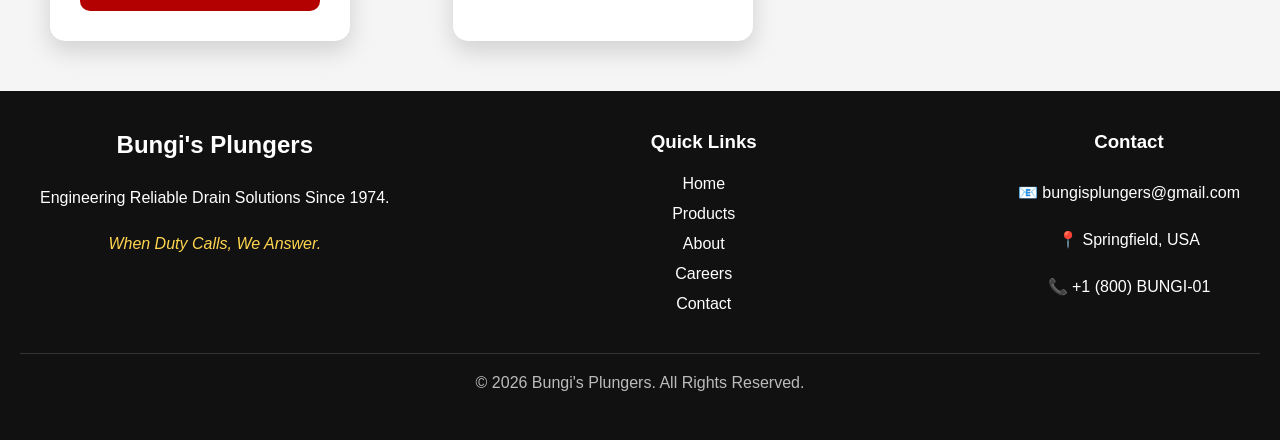
<file: products.html>
<!DOCTYPE html>
<html lang="en">
<head>
    <meta charset="UTF-8">
    <meta name="viewport" content="width=device-width, initial-scale=1.0">
    <title>Products | Bungi's Plungers</title>
    <link rel="stylesheet" href="css/style.css">
</head>

<body>

<div class="announcement">
    🚚 Free Shipping Over $99 • Every Plunger Tested by Professionals* • *Professional Results Not Guaranteed
</div>

<header>
    <nav class="navbar">
<div class="logo">
    <a href="index.html" class="logo-link">
        <img src="images/logo.png" alt="Bungi's Plungers Logo" class="logo-img">

        <div>
            <h1>Bungi's Plungers</h1>
            <p class="motto">Engineering Reliable Drain Solutions Since 1974</p>
        </div>
    </a>
</div>

        <ul>
    <li><a href="index.html">Home</a></li>
    <li><a href="products.html">Products</a></li>
    <li><a href="about.html">About</a></li>
    <li><a href="careers.html">Careers</a></li>
    <li><a href="contact.html">Contact</a></li>
    <li><a href="cart.html">🛒 Cart</a></li>
    <li><a href="wishlist.html">❤️ Wishlist</a></li>
</ul>
    </nav>
</header>

<section class="products-hero">

    <h1>Our Legendary Collection</h1>

    <p>
        Every masterpiece starts with rubber.
    </p>

</section>

<section class="search-section">

    <input
        type="text"
        placeholder="Search plungers..."
        id="searchBar"
    >

</section>


<div class="sort-container">

    <label for="sortSelect">Sort By:</label>

    <select id="sortSelect">

        <option value="default">Featured</option>

        <option value="low-high">Price: Low → High</option>

        <option value="high-low">Price: High → Low</option>

        <option value="az">Name: A → Z</option>

        

    </select>

</div>




<section class="products-grid">

<div style="text-align:center; margin:50px 0;">
    <a href="cart.html" class="button">🛒 View Cart</a>
</div>

</section>

<div id="productModal" class="modal">

    <div class="modal-content">

        <span class="close" onclick="closeModal()">&times;</span>

        <h2 id="modalTitle"></h2>

        <p id="modalDescription"></p>

        <p id="modalPrice"></p>

        <p id="modalStock"></p>

        <p id="modalRarity"></p>

    </div>

</div>



<footer>

    <div class="footer-container">

        <div class="footer-section">

            <h2>Bungi's Plungers</h2>

            <p>Engineering Reliable Drain Solutions Since 1974.</p>

            <p class="footer-motto">
                When Duty Calls, We Answer.
            </p>

        </div>

        <div class="footer-section">

            <h3>Quick Links</h3>

            <a href="index.html">Home</a>
            <a href="products.html">Products</a>
            <a href="about.html">About</a>
            <a href="careers.html">Careers</a>
            <a href="contact.html">Contact</a>

        </div>

        <div class="footer-section">

            <h3>Contact</h3>

            <p>📧 bungisplungers@gmail.com</p>

            <p>📍 Springfield, USA</p>

            <p>📞 +1 (800) BUNGI-01</p>

        </div>

    </div>

    <hr>

    <p class="copyright">
        © 2026 Bungi's Plungers. All Rights Reserved.
    </p>

</footer>

<div id="toast" class="toast"></div>



<div id="imageModal" class="image-modal" onclick="closeImage()">
    <img id="modalImage" class="modal-image">
</div>





<script src="js/script.js"></script>

</body>
</html>
</file>
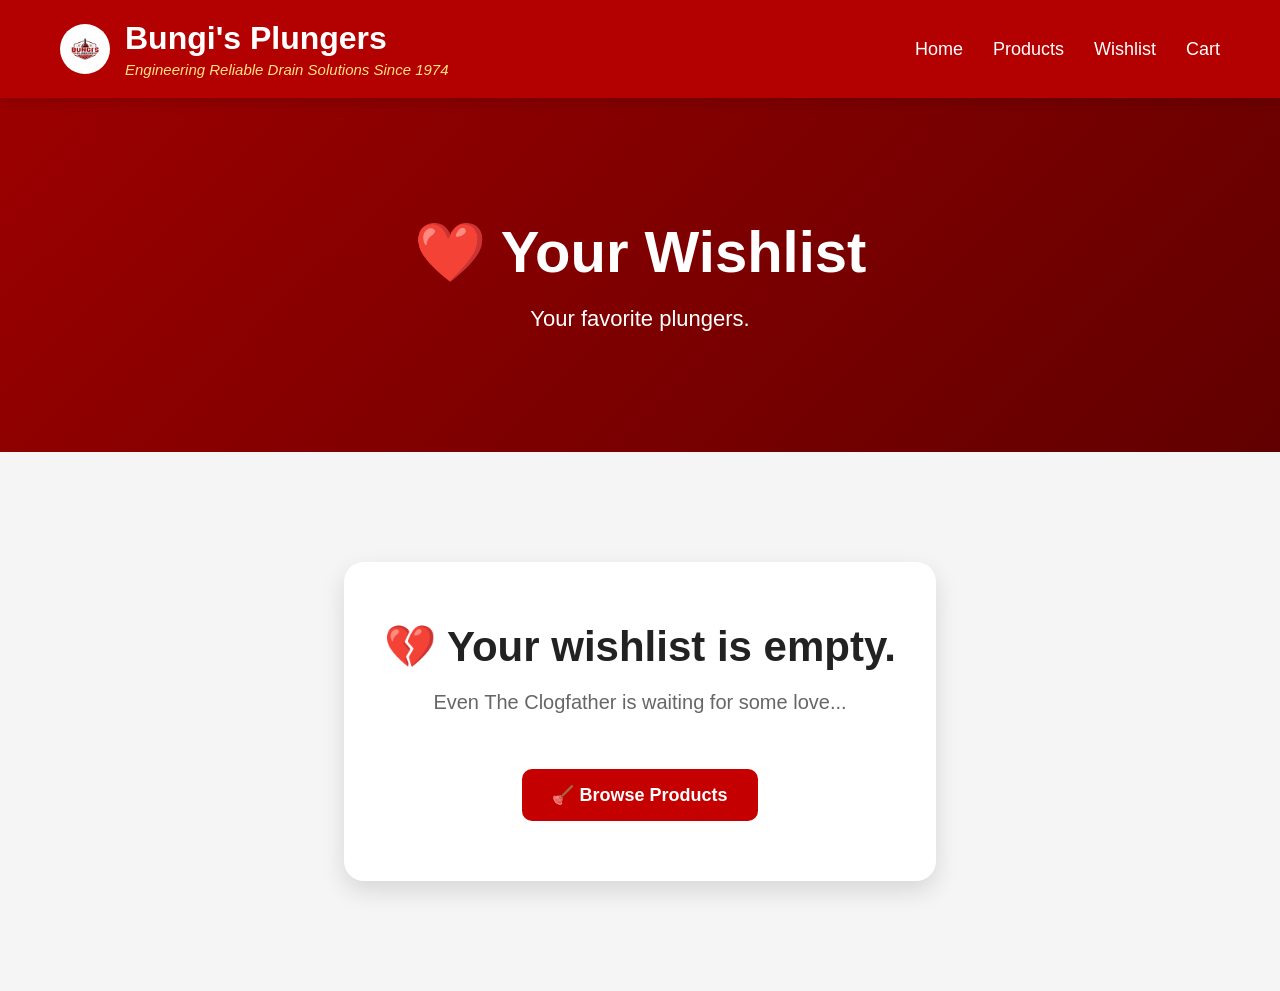
<file: wishlist.html>
<!DOCTYPE html>
<html lang="en">
<head>
    <meta charset="UTF-8">
    <meta name="viewport" content="width=device-width, initial-scale=1.0">
    <title>Wishlist | Bungi's Plungers</title>
    <link rel="stylesheet" href="css/style.css">
</head>

<body>

<nav class="navbar">

<div class="logo">
    <a href="index.html" class="logo-link">
        <img src="images/logo.png" class="logo-img">
        <div>
            <h1>Bungi's Plungers</h1>
            <p class="motto">Engineering Reliable Drain Solutions Since 1974</p>
        </div>
    </a>
</div>

<ul>
    <li><a href="index.html">Home</a></li>
    <li><a href="products.html">Products</a></li>
    <li><a href="wishlist.html">Wishlist</a></li>
    <li><a href="cart.html">Cart</a></li>
</ul>

</nav>

<section class="products-hero">
    <h1>❤️ Your Wishlist</h1>
    <p>Your favorite plungers.</p>
</section>

<section class="products">

    <div class="products-grid" id="wishlist-items"></div>

</section>

<script src="js/script.js"></script>

</body>
</html>
</file>
<file: css/style.css>
*{
    margin:0;
    padding:0;
    box-sizing:border-box;
    font-family:Arial, Helvetica, sans-serif;
}

body{
    background:#f5f5f5;
    color:#222;
}

.navbar{
    display:flex;
    justify-content:space-between;
    align-items:center;

    padding:20px 60px;

    background:#b30000;
}

.navbar h1{
    color:white;
    font-size:32px;
}

.navbar ul{
    display:flex;
    list-style:none;
    gap:30px;
}

.navbar a{
    color:white;
    text-decoration:none;
    font-size:18px;
    transition:.3s;
}

.navbar a:hover{
    color:gold;
}

.hero{
    text-align:center;
    padding:120px 20px;
}

.hero h2{
    font-size:60px;
    margin-bottom:20px;
}

.hero p{
    font-size:22px;
    margin-bottom:40px;
    line-height:1.6;
}



.button:hover{
    background:#870000;
}

.featured{
    padding:80px 50px;
    text-align:center;
}

.featured h2{
    font-size:42px;
    margin-bottom:40px;
}

.product-container{
    display:flex;
    justify-content:center;
    gap:30px;
    flex-wrap:wrap;
}

.product-card{
    background:white;
    padding:30px;
    width:300px;
    border-radius:12px;
    box-shadow:0 5px 15px rgba(0,0,0,.15);
    transition:.3s;
}

.product-card:hover{
    transform:translateY(-10px);
}

.product-card h3{
    margin-bottom:15px;
}

.product-card p{
    margin-bottom:20px;
}

.product-card button{
    background:#b30000;
    color:white;
    border:none;
    padding:12px 25px;
    border-radius:8px;
    cursor:pointer;
}

.product-card button:hover{
    background:#870000;
}
.stats{
    background:#b30000;
    color:white;

    display:flex;
    justify-content:space-evenly;

    padding:60px 20px;
    flex-wrap:wrap;
}

.stat{
    text-align:center;
}

.stat h2{
    font-size:48px;
}

.stat p{
    font-size:20px;
}

.why-us{
    padding:90px 40px;
    background:#efefef;
    text-align:center;
}

.why-us h2{
    font-size:42px;
    margin-bottom:50px;
}

.why-container{
    display:flex;
    justify-content:center;
    gap:25px;
    flex-wrap:wrap;
}

.why-card{
    background:white;
    width:260px;
    padding:30px;
    border-radius:12px;
    box-shadow:0 8px 20px rgba(0,0,0,.12);
    transition:.3s;
}

.why-card:hover{
    transform:translateY(-8px);
}

.why-card h3{
    margin-bottom:15px;
}

.why-card p{
    line-height:1.5;
}
.reviews{
    padding:90px 40px;
    text-align:center;
}

.reviews h2{
    font-size:42px;
    margin-bottom:50px;
}

.review-container{
    display:flex;
    justify-content:center;
    gap:30px;
    flex-wrap:wrap;
}

.review-card{
    background:white;
    width:320px;
    padding:30px;
    border-radius:12px;
    box-shadow:0 8px 20px rgba(0,0,0,.12);
    transition:.3s;
}

.review-card:hover{
    transform:translateY(-8px);
}

.review-card h3{
    font-size:28px;
    margin-bottom:15px;
}

.review-card p{
    font-style:italic;
    margin-bottom:20px;
}

.review-card span{
    font-weight:bold;
}

.news{
    background:#f5f5f5;
    padding:90px 40px;
    text-align:center;
}

.news h2{
    font-size:42px;
    margin-bottom:45px;
}

.news-container{
    display:flex;
    justify-content:center;
    gap:30px;
    flex-wrap:wrap;
}

.news-card{
    width:320px;
    background:white;
    padding:30px;
    border-radius:12px;
    box-shadow:0 8px 20px rgba(0,0,0,.12);
    transition:.3s;
}

.news-card:hover{
    transform:translateY(-8px);
}

.news-card h3{
    margin-bottom:15px;
}

.news-card p{
    line-height:1.6;
}

footer{
    background:#111;
    color:white;
    text-align:center;
    padding:40px 20px;
}

footer h2{
    margin-bottom:10px;
}

footer p{
    margin:8px 0;
}

.navbar{
    position:sticky;
    top:0;
    z-index:1000;

    box-shadow:0 4px 12px rgba(0,0,0,.15);
}




.hero{
    text-align:center;
    padding:160px 20px;

    background:linear-gradient(135deg,#b30000,#770000);

    color:white;
}




.button:hover{
    transform:scale(1.08);
    box-shadow:0 10px 20px rgba(0,0,0,.25);
}


.motto{
    color:#ffe082;
    font-style:italic;
    margin-top:8px;
    font-size:15px;
}

.announcement{
    background:#111;
    color:white;
    text-align:center;
    padding:10px;
    font-size:14px;
}


.products-hero{
    background:linear-gradient(135deg,#9c0000,#610000);
    color:white;
    text-align:center;
    padding:120px 20px;
}

.products-hero h1{
    font-size:58px;
    margin-bottom:20px;
}

.products-hero p{
    font-size:22px;
}

.search-section{
    padding:40px;
    text-align:center;
}

#searchBar{
    width:60%;
    max-width:600px;
    padding:15px;

    font-size:18px;

    border-radius:10px;
    border:2px solid #ccc;
}



.products-grid{

    display:grid;

    grid-template-columns:repeat(auto-fit,minmax(280px,1fr));

    gap:30px;

    padding:50px;

}

.product-card{

    background:white;

    border-radius:15px;

    padding:30px;

    box-shadow:0 10px 25px rgba(0,0,0,.15);

    transition:.3s;

}

.product-card:hover{

    transform:translateY(-10px);

}

.product-card h2{

    margin-bottom:15px;

}



.product-card button{

    width:100%;

    padding:15px;

    border:none;

    border-radius:10px;

    background:#b30000;

    color:white;

    cursor:pointer;

    font-size:17px;

}

.product-card button:hover{

    background:#850000;

}


.plunger-icon{
    font-size:70px;
    margin-bottom:20px;
}



.product-card button:active{
    transform:scale(.95);
}



.product-image{
    width:100%;
    border-radius:10px;
    margin-bottom:20px;
}



.badge{
    background:#ff9800;
    color:white;
    display:inline-block;
    padding:8px 14px;
    border-radius:20px;
    font-size:13px;
    font-weight:bold;
    margin-bottom:15px;
}


.stock{
    color:#1b8f3a;
    font-weight:bold;
    margin:10px 0;
}



.about-story{
    max-width:900px;
    margin:80px auto;
    padding:0 30px;
    text-align:center;
}

.about-story h2{
    font-size:42px;
    margin-bottom:30px;
}

.about-story p{
    font-size:19px;
    line-height:1.8;
    margin-bottom:25px;
}

.timeline{
    padding:80px 40px;
    background:#efefef;
    text-align:center;
}

.timeline h2{
    font-size:42px;
    margin-bottom:50px;
}

.timeline-item{
    background:white;
    max-width:700px;
    margin:20px auto;
    padding:25px;
    border-radius:12px;
    box-shadow:0 8px 20px rgba(0,0,0,.12);
}

.timeline-item h3{
    color:#b30000;
    margin-bottom:10px;
}

.leadership{
    padding:90px 40px;
    text-align:center;
}

.leadership h2{
    font-size:42px;
    margin-bottom:50px;
}

.leader-container{
    display:flex;
    justify-content:center;
    gap:30px;
    flex-wrap:wrap;
}

.leader-card{
    width:280px;
    background:white;
    padding:30px;
    border-radius:12px;
    box-shadow:0 8px 20px rgba(0,0,0,.12);
    transition:.3s;
}

.leader-card:hover{
    transform:translateY(-8px);
}

.leader-card h3{
    margin-bottom:10px;
}

.leader-card p{
    color:#666;
}


.careers-intro{
    max-width:900px;
    margin:80px auto;
    padding:0 30px;
    text-align:center;
}

.careers-intro h2{
    font-size:42px;
    margin-bottom:25px;
}

.careers-intro p{
    font-size:19px;
    line-height:1.8;
}

.jobs{
    padding:80px 40px;
    background:#efefef;
    text-align:center;
}

.jobs h2{
    font-size:42px;
    margin-bottom:50px;
}

.jobs-container{
    display:grid;
    grid-template-columns:repeat(auto-fit,minmax(320px,1fr));
    gap:30px;
}

.job-card{
    background:white;
    padding:30px;
    border-radius:12px;
    box-shadow:0 8px 20px rgba(0,0,0,.12);
    transition:.3s;
}

.job-card:hover{
    transform:translateY(-8px);
}

.job-card h3{
    margin-bottom:15px;
}

.job-card p{
    margin-bottom:12px;
    line-height:1.6;
}

.job-card button{
    width:100%;
    margin-top:20px;
    padding:14px;
    border:none;
    border-radius:8px;
    background:#b30000;
    color:white;
    cursor:pointer;
    font-size:16px;
    transition:.3s;
}

.job-card button:hover{
    background:#850000;
}



.contact-info{
    padding:80px 40px;
    text-align:center;
}

.contact-info h2{
    font-size:42px;
    margin-bottom:50px;
}

.contact-grid{
    display:grid;
    grid-template-columns:repeat(auto-fit,minmax(250px,1fr));
    gap:30px;
}

.contact-card{
    background:white;
    padding:30px;
    border-radius:12px;
    box-shadow:0 8px 20px rgba(0,0,0,.12);
    transition:.3s;
}

.contact-card:hover{
    transform:translateY(-8px);
}

.contact-card h3{
    margin-bottom:15px;
}

.contact-card p{
    line-height:1.7;
}

.contact-form-section{
    padding:80px 40px;
    background:#efefef;
    text-align:center;
}

.contact-form-section h2{
    font-size:42px;
    margin-bottom:40px;
}

.contact-form{
    max-width:700px;
    margin:auto;
    display:flex;
    flex-direction:column;
    gap:20px;
}

.contact-form input,
.contact-form textarea{
    padding:16px;
    border:2px solid #ddd;
    border-radius:10px;
    font-size:16px;
}

.contact-form textarea{
    resize:vertical;
}

.contact-form button{
    padding:16px;
    border:none;
    border-radius:10px;
    background:#b30000;
    color:white;
    font-size:18px;
    cursor:pointer;
    transition:.3s;
}

.contact-form button:hover{
    background:#850000;
}

.map-placeholder{
    padding:80px 40px;
    text-align:center;
}

.map-placeholder h2{
    font-size:42px;
    margin-bottom:40px;
}

.fake-map{
    max-width:900px;
    height:350px;
    margin:auto;
    border-radius:15px;
    background:#ddd;
    display:flex;
    flex-direction:column;
    justify-content:center;
    align-items:center;
    box-shadow:0 8px 20px rgba(0,0,0,.15);
}

.fake-map h3{
    margin-bottom:15px;
}



.contact-card a{
    color:#b30000;
    text-decoration:none;
    font-weight:bold;
}

.contact-card a:hover{
    text-decoration:underline;
}

.footer-container{

    display:flex;

    justify-content:space-between;

    gap:50px;

    flex-wrap:wrap;

    max-width:1200px;

    margin:auto;

}

.footer-section{

    display:flex;

    flex-direction:column;

    gap:12px;

    min-width:220px;

}

.footer-section h2,
.footer-section h3{

    margin-bottom:10px;

}

.footer-section a{

    color:white;

    text-decoration:none;

    transition:.3s;

}

.footer-section a:hover{

    color:gold;

}

.footer-motto{

    color:#ffd54f;

    font-style:italic;

}

footer hr{

    margin:40px 0 20px;

    border:none;

    height:1px;

    background:#333;

}

.copyright{

    text-align:center;

    color:#bbb;

}


.logo{
    display:flex;
    flex-direction:column;
}

.logo h1{
    margin:0;
}

.logo .motto{
    margin-top:4px;
}



.modal{
    display:none;
    position:fixed;
    inset:0;
    background:rgba(0,0,0,.6);
    justify-content:center;
    align-items:center;
    z-index:2000;
}

.modal-content{
    background:white;
    width:500px;
    max-width:90%;
    padding:40px;
    border-radius:15px;
    position:relative;
    box-shadow:0 10px 30px rgba(0,0,0,.3);
}

.close{
    position:absolute;
    right:20px;
    top:15px;
    font-size:30px;
    cursor:pointer;
}


.cart-section{

    max-width:1000px;

    margin:70px auto;

    padding:20px;

}

.cart-item{

    background:white;

    padding:25px;

    border-radius:12px;

    margin-bottom:20px;

    display:flex;

    justify-content:space-between;

    align-items:center;

    box-shadow:0 5px 15px rgba(0,0,0,.12);

}

.cart-item h3{

    margin-bottom:8px;

}

.cart-item button{

    background:#b30000;

    color:white;

    border:none;

    padding:10px 20px;

    border-radius:8px;

    cursor:pointer;

}

.cart-item button:hover{

    background:#850000;

}

.cart-total{

    margin-top:40px;

    text-align:right;

}

.checkout-btn{

    margin-top:20px;

    padding:15px 35px;

    background:#b30000;

    color:white;

    border:none;

    border-radius:10px;

    cursor:pointer;

    font-size:18px;

}

.checkout-btn:hover{

    background:#850000;

}



.checkout-container{

    max-width:700px;

    margin:70px auto;

    padding:40px;

    background:white;

    border-radius:15px;

    box-shadow:0 10px 25px rgba(0,0,0,.15);

}

#checkoutForm{

    display:flex;

    flex-direction:column;

    gap:20px;

}

#checkoutForm input{

    padding:16px;

    border-radius:10px;

    border:2px solid #ddd;

    font-size:16px;

}

#checkoutForm button{

    padding:16px;

    border:none;

    background:#b30000;

    color:white;

    font-size:18px;

    border-radius:10px;

    cursor:pointer;

}

#checkoutForm button:hover{

    background:#850000;

}

.cart-total .button{
    display:inline-block;
    margin-top:20px;
}

.button{
    display:inline-block;
    background:#fff;
    color:#b30000;
    text-decoration:none;
    padding:18px 40px;
    border-radius:8px;
    font-size:20px;
    font-weight:bold;
    transition:.3s;
}

.button:hover{
    transform:scale(1.08);
    box-shadow:0 10px 20px rgba(0,0,0,.25);
}


.checkout-btn{

display:inline-block;

margin-top:20px;

background:#b30000;

color:white;

padding:15px 35px;

border-radius:10px;

text-decoration:none;

font-weight:bold;

transition:.3s;

}

.checkout-btn:hover{

background:#850000;

}



#continueBtn:disabled{
    opacity:.5;
    cursor:not-allowed;
}

.modal-content h2{
    margin-bottom:15px;
}


.checkout-form{
    display:flex;
    flex-direction:column;
    gap:20px;
}

.checkout-form input,
.checkout-form textarea,
.checkout-form select{

    width:100%;
    padding:15px;

    border:2px solid #ddd;
    border-radius:10px;

    font-size:16px;

    box-sizing:border-box;
}

.checkout-form button{

    background:#c40000;
    color:white;

    border:none;

    padding:15px;

    border-radius:10px;

    font-size:18px;

    cursor:pointer;
}

.checkout-form button:hover{

    background:#a00000;

}




.checkout-container{
    max-width:700px;
    margin:70px auto;
    background:white;
    padding:40px;
    border-radius:20px;
    box-shadow:0 10px 30px rgba(0,0,0,.15);
}

.checkout-form{
    display:flex;
    flex-direction:column;
    gap:20px;
}

.checkout-form input{
    width:100%;
    padding:15px;
    border:2px solid #ddd;
    border-radius:10px;
    font-size:16px;
    box-sizing:border-box;
}

.checkout-form button{
    background:#c40000;
    color:white;
    border:none;
    padding:15px;
    border-radius:10px;
    font-size:18px;
    cursor:pointer;
    transition:.2s;
}

.checkout-form button:hover{
    background:#900000;
    transform:translateY(-2px);
}








.cart-buttons{

    display:flex;

    justify-content:center;

    gap:20px;

    margin-top:30px;

}

.clear-btn{

    background:#555;
    color:white;

    padding:15px 30px;

    border:none;

    border-radius:10px;

    cursor:pointer;

    transition:.3s;

}

.clear-btn:hover{

    background:#333;

}

.checkout-btn{

    background:#c40000;

    color:white;

    text-decoration:none;

    padding:15px 30px;

    border-radius:10px;

    font-weight:bold;

}

.checkout-btn:hover{

    background:#900;

}








.cart-item button{
    background:#d32f2f;
    color:white;
    border:none;
    padding:10px 18px;
    border-radius:8px;
    cursor:pointer;
}

.cart-item button:hover{
    background:#b71c1c;
}





.cart-item{

    display:flex;

    justify-content:space-between;

    align-items:center;

    background:white;

    padding:20px;

    margin:15px 0;

    border-radius:15px;

    box-shadow:0 5px 15px rgba(0,0,0,.12);

}


.logo-link{
    text-decoration: none;
    color: inherit;
    display: inline-block;
    transition: transform .2s ease;
}

.logo-link:hover{
    transform: scale(1.03);
}


.toast{
    position: fixed;
    bottom: 30px;
    right: 30px;

    background: #b30000;
    color: white;

    padding: 16px 22px;
    border-radius: 12px;

    font-weight: bold;

    opacity: 0;
    transform: translateY(20px);

    transition: .3s;

    pointer-events:none;

    box-shadow:0 10px 30px rgba(0,0,0,.3);
}

.toast.show{
    opacity:1;
    transform:translateY(0);
}





.logo-link{
    display:flex;
    align-items:center;
    gap:15px;
    text-decoration:none;
    color:white;
}

.logo-img{
    width:70px;
    height:70px;
    object-fit:contain;
}

.logo h1{
    margin:0;
}

.logo .motto{
    margin-top:4px;
}



.logo-img{
    width: 55px;
    height: 55px;
    object-fit: contain;
    border-radius: 10px;
}




.logo-img{
    width: 50px;
    height: 50px;
    padding:8px;
    background:white;
    border-radius:50%;
}




.product-image{
    width:220px;
    height:220px;
    object-fit:contain;
    display:block;
    margin:20px auto;
    transition:0.3s;
}

.product-card:hover .product-image{
    transform:scale(1.08) rotate(-2deg);
}







.image-modal{

    display:none;

    position:fixed;

    top:0;
    left:0;

    width:100%;
    height:100%;

    background:rgba(0,0,0,.85);

    justify-content:center;
    align-items:center;

    z-index:9999;

    cursor:pointer;

}

.modal-image{

    max-width:80%;
    max-height:80%;

    background:white;

    padding:20px;

    border-radius:20px;

    animation:zoom .25s ease;

}









@keyframes zoom{

    from{
        transform:scale(.7);
        opacity:0;
    }

    to{
        transform:scale(1);
        opacity:1;
    }

}








.wishlist-btn{
    background:white;
    color:#b30000;
    border:2px solid #b30000;
}

.wishlist-btn:hover{
    background:#b30000;
    color:white;
}




.empty-cart{

    max-width:700px;

    margin:60px auto;

    padding:60px 40px;

    background:white;

    border-radius:20px;

    text-align:center;

    box-shadow:0 10px 25px rgba(0,0,0,.12);

}

.empty-cart h2{

    font-size:42px;

    margin-bottom:20px;

}

.empty-cart p{

    font-size:20px;

    color:#666;

    margin-bottom:35px;

}




.wishlist-image{

    width:180px;

    height:180px;

    object-fit:contain;

    margin-right:30px;

}

.wishlist-info{

    flex:1;

}

.cart-item{

    display:flex;

    align-items:center;

    gap:25px;

}



.sort-container{

    display:flex;

    justify-content:flex-end;

    align-items:center;

    gap:10px;

    margin:30px 60px;

}

.sort-container select{

    padding:10px 15px;

    border-radius:10px;

    border:2px solid #b30000;

    font-size:16px;

}
</file>
